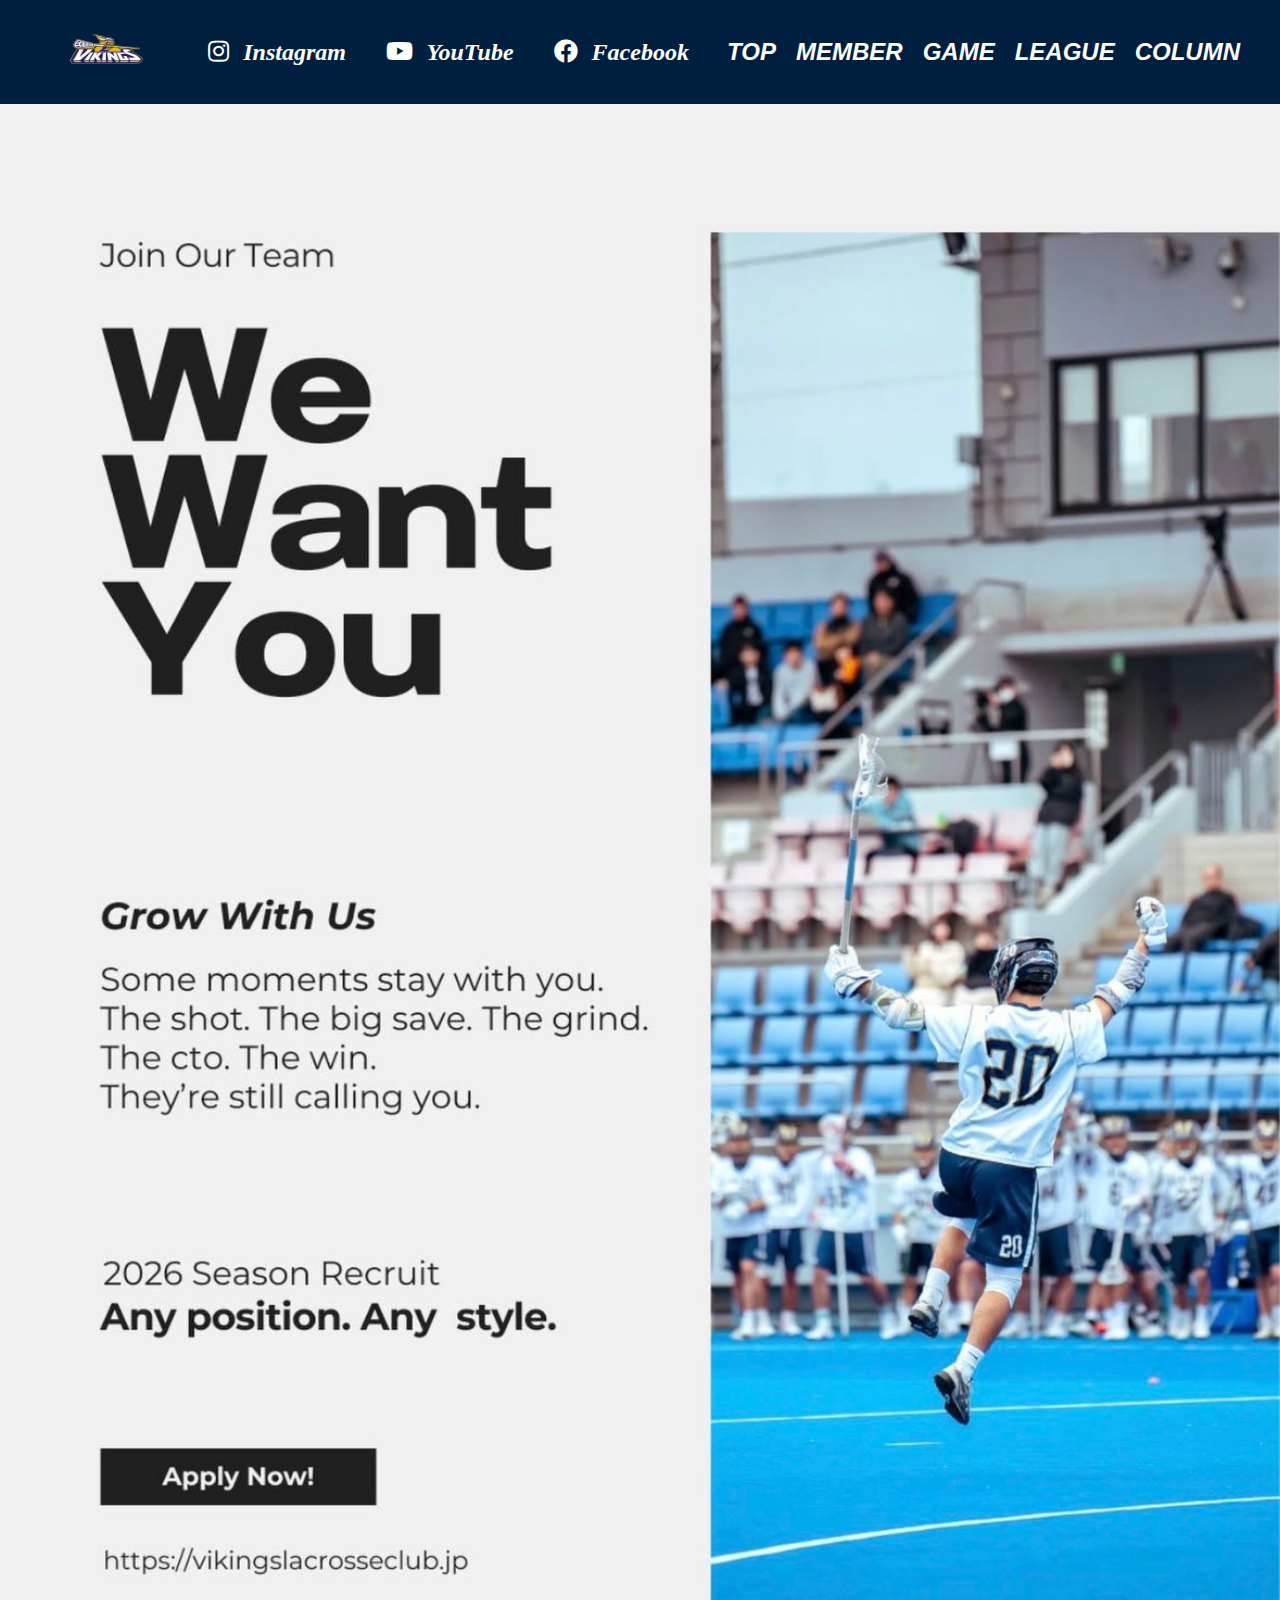
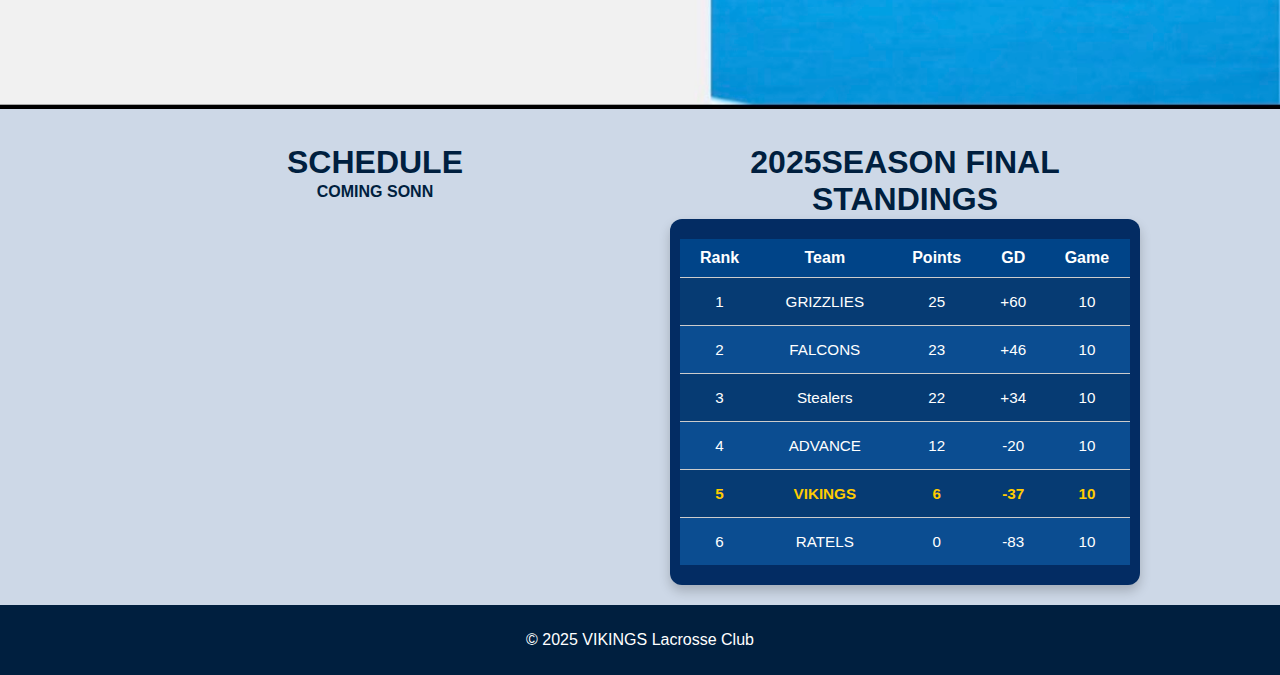
<file: index.html>
<!DOCTYPE html>
<html lang="ja">

<head>
  <meta charset="UTF-8">
  <meta name="viewport" content="width=device-width, initial-scale=1.0">
  <meta name="description" content="VIKINGS Lacrosse Club バイキングスラクロスクラブ公式ホームページにようこそ">
  <meta name="keywords" content="バイキングス,ラクロス,vikings,VIKINGS,クラブ,社会人,Lacrosse, LACROSSE,バイキングス">
  <meta name="author" content="VIKINGS Lacrosse Club">
  <meta property="og:title" content="VIKINGS Lacrosse Club/バイキングスラクロスクラブ">
  <meta property="og:description" content="VIKINGS Lacrosse Clubの公式ホームページ">
  <meta property="og:image" content="images/vikings_logo_black.PNG">
  <meta property="og:url" content="https://vikings-homepage-1.onrender.com/">
  <link rel="stylesheet" href="https://use.fontawesome.com/releases/v5.15.4/css/all.css">


  <link rel="icon" href="images/vikings_logo_black.PNG" type="image/png">
  <title>バイキングスラクロスクラブ VIKINGS Lacrosse Club </title>
  <link rel="stylesheet" href="common.css">
  <link rel="stylesheet" href="index.css">
</head>

<body>
  <!-- ヘッダー -->
  <header>

    <div class="logo">
      <img src="images/vikings_logo_black.PNG" alt="VKINGS Lacrosse Club">
    </div>



    <button class="menu-toggle" onclick="toggleMenu()">☰</button>

    <div class="sns-links">
      <ul>
        <li><a href="https://www.instagram.com/vikings_lacrosse" target="_blank"><i class="fab fa-instagram"></i>
            Instagram</a></li>
        <li><a href="https://www.youtube.com/@VIKINGSLacrosseClub" target="_blank"><i class="fab fa-youtube"></i>
            YouTube</a></li>
        <li><a href="https://www.facebook.com/vikingslax" target="_blank"><i class="fab fa-facebook"></i> Facebook</a>
        </li>
      </ul>
    </div>

    <nav id="main-nav">
      <ul>
        <li><a href="index.html">TOP</a></li>
        <li><a href="member.html">MEMBER</a></li>
        <li><a href="game.html">GAME</a></li>
        <li><a href="league.html">LEAGUE</a></li>
        <li><a href="column.html">COLUMN</a></li>
      </ul>
    </nav>
  </header>

  <!-- メインビジュアル -->
  <section class="main-visual">
    <img src="images/index.jpg" alt="Lacrosse Team">
  </section>

  <!-- メインコンテンツ -->
  <main>
    <div class="info-grid">

      <div class="left-column">
        <center>
          <h1>SCHEDULE</h1>
          <h4>COMING SONN </h4>
        </center>



        <!-- <div class="schedule-card">
          <div class="schedule-date">
            <span class="day">11.23</span>
            <span class="week">SUN</span>
            <span class="time">15:30</span>
          </div>
          <div class="schedule-info">
            <h3>PLAY OFF</h3>
            <p class="place"><i class="fas fa-map-marker-alt"></i>Oi Hockey Field Sub</p>
            
          </div>
        </div> -->


      </div>
      <!-- 右カラム -->
      <div class="right-column">
        <center>
          <h1>2025SEASON FINAL STANDINGS</h1>
          <div class="standings-box">
            <table class="standings-table">
              <thead>
                <tr>
                  <th>Rank</th>
                  <th>Team</th>
                  <th>Points</th>
                  <th>GD</th>
                  <th>Game</th>
                </tr>
              </thead>
              <tbody>

                <tr>
                  <td>1</td>
                  <td>GRIZZLIES</td>
                  <td>25</td>
                  <td>+60</td>
                  <td>10</td>
                </tr>


                <tr>
                  <td>2</td>
                  <td>FALCONS</td>
                  <td>23</td>
                  <td>+46</td>
                  <td>10</td>
                </tr>
                <tr>
                  <td>3</td>
                  <td>Stealers</td>
                  <td>22</td>
                  <td>+34</td>
                  <td>10</td>
                </tr>

                <tr>
                  <td>4</td>
                  <td>ADVANCE</td>
                  <td>12</td>
                  <td>-20</td>
                  <td>10</td>
                </tr>
                <tr class="highlight">
                  <td>5</td>
                  <td>VIKINGS</td>
                  <td>6</td>
                  <td>-37</td>
                  <td>10</td>
                </tr>
                <tr>
                  <td>6</td>
                  <td>RATELS</td>
                  <td>0</td>
                  <td>-83</td>
                  <td>10</td>
                </tr>


              </tbody>
            </table>
          </div>
      </div>
  </main>

  <!-- フッター -->
  <footer>
    <p>&copy; 2025 VIKINGS Lacrosse Club</p>
  </footer>


  <script>
    function toggleMenu() {
      const nav = document.getElementById('main-nav');
      nav.classList.toggle('active');
    }
  </script>



</body>

</html>
</file>
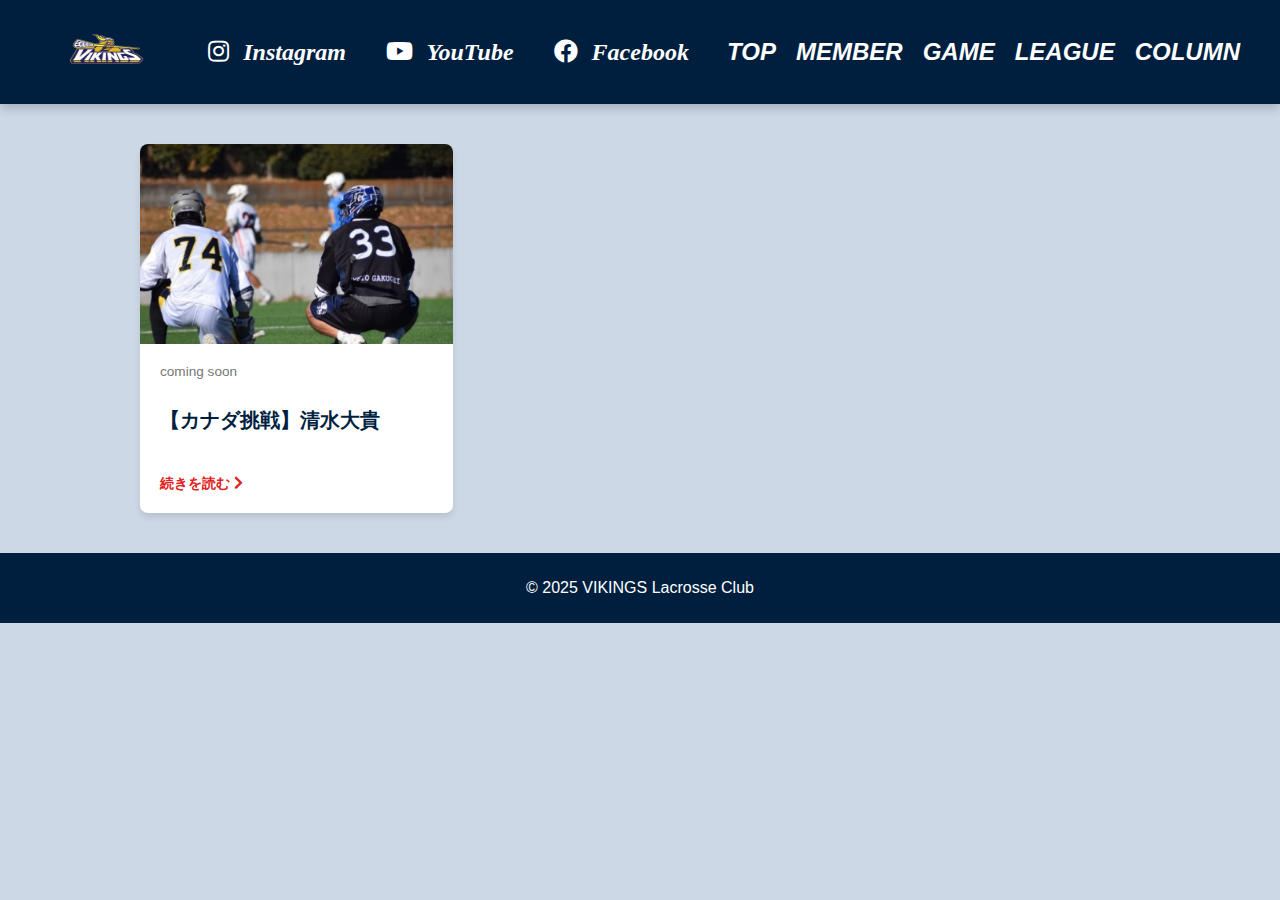
<file: column.html>
<!DOCTYPE html>
<html lang="ja">

<head>
  <meta charset="UTF-8">
  <meta name="viewport" content="width=device-width, initial-scale=1.0">
  <meta name="description" content="VIKINGS Lacrosse Club バイキングスラクロスクラブ公式ホームページ コラム">
  <meta name="keywords" content="バイキングス,ラクロス,vikings,VIKINGS,クラブ,社会人,Lacrosse, LACROSSE,コラム,記事">
  <meta name="author" content="VIKINGS Lacrosse Club">
  <title>COLUMN | バイキングスラクロスクラブ VIKINGS Lacrosse Club</title>
  <link rel="icon" href="images/vikings_logo_black.PNG" type="image/png">
  <link rel="stylesheet" href="https://use.fontawesome.com/releases/v5.15.4/css/all.css">
  <link rel="stylesheet" href="common.css">
  <link rel="stylesheet" href="column.css">
</head>

<body>
  <!-- ヘッダー -->
  <header>
    <div class="logo">
      <img src="images/vikings_logo_black.PNG" alt="VKINGS Lacrosse Club">
    </div>
    <button class="menu-toggle" onclick="toggleMenu()">☰</button>
    <div class="sns-links">
      <ul>
        <li><a href="https://www.instagram.com/vikings_lacrosse" target="_blank"><i class="fab fa-instagram"></i>
            Instagram</a></li>
        <li><a href="https://www.youtube.com/@VIKINGSLacrosseClub" target="_blank"><i class="fab fa-youtube"></i>
            YouTube</a></li>
        <li><a href="https://www.facebook.com/vikingslax" target="_blank"><i class="fab fa-facebook"></i> Facebook</a>
        </li>
      </ul>
    </div>
    <nav id="main-nav">
      <ul>
        <li><a href="index.html">TOP</a></li>
        <li><a href="member.html">MEMBER</a></li>
        <li><a href="game.html">GAME</a></li>
        <li><a href="league.html">LEAGUE</a></li>
        <li><a href="column.html">COLUMN</a></li>
      </ul>
    </nav>
  </header>



  <!-- メインコンテンツ -->
  <main class="column-container">
    <div class="column-grid">
      <!-- 記事カードのプレースホルダー -->
      <article class="column-card">
        <a href=""
          style="text-decoration: none; display: flex; flex-direction: column; height: 100%;">
          <div class="column-img">
            <!-- サムネイル -->
            <img src="images/column_shimizu/IMG_1416.JPG" alt="清水選手">
          </div>
          <div class="column-content">
            <span class="column-date">coming soon</span>
            <h2 class="column-title">【カナダ挑戦】清水大貴 </h2>
            <p class="column-excerpt">
              </p>
            <span class="read-more" style="margin-top:auto;">続きを読む <i class="fas fa-chevron-right"></i></span>
          </div>
        </a>
      </article>
      <!-- 今後ここに追加していく -->
    </div>
  </main>

  <!-- フッター -->
  <footer>
    <p>&copy; 2025 VIKINGS Lacrosse Club</p>
  </footer>

  <script>
    function toggleMenu() {
      const nav = document.getElementById('main-nav');
      nav.classList.toggle('active');
    }
  </script>
</body>

</html>
</file>
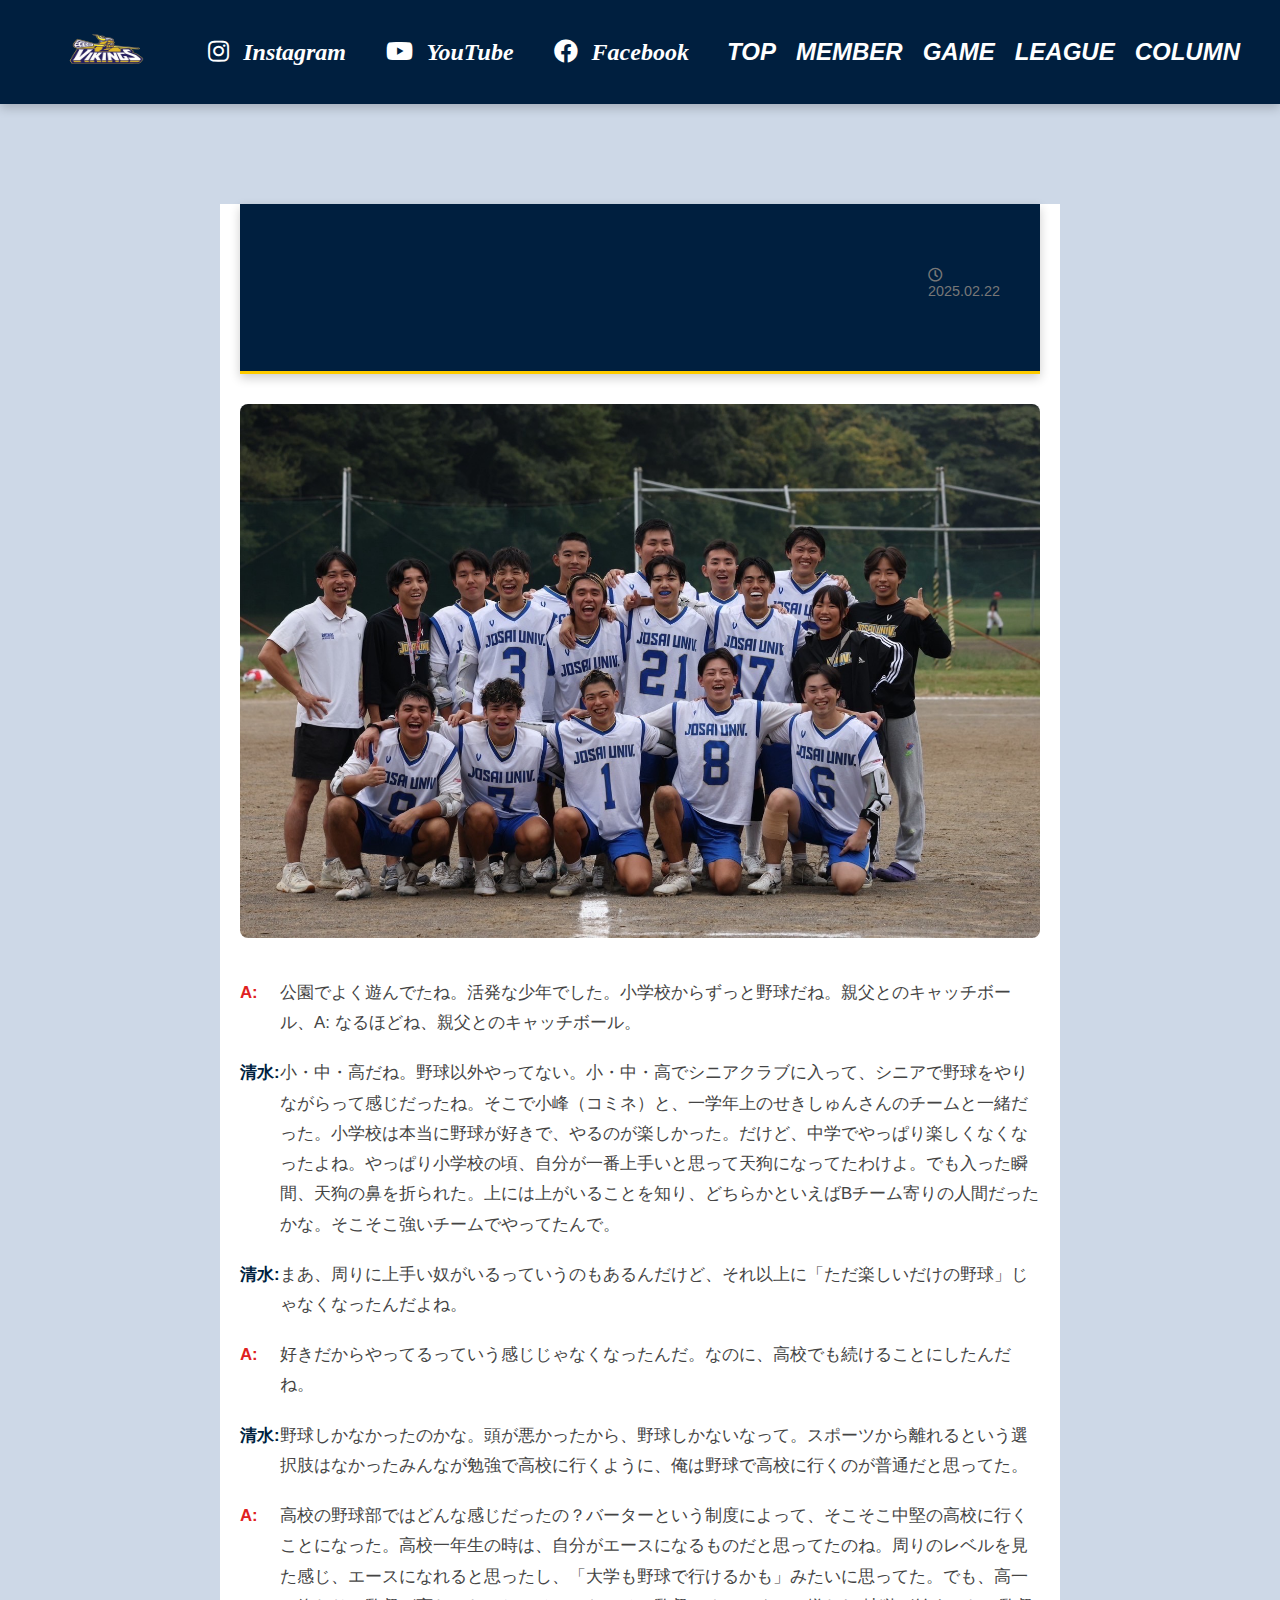
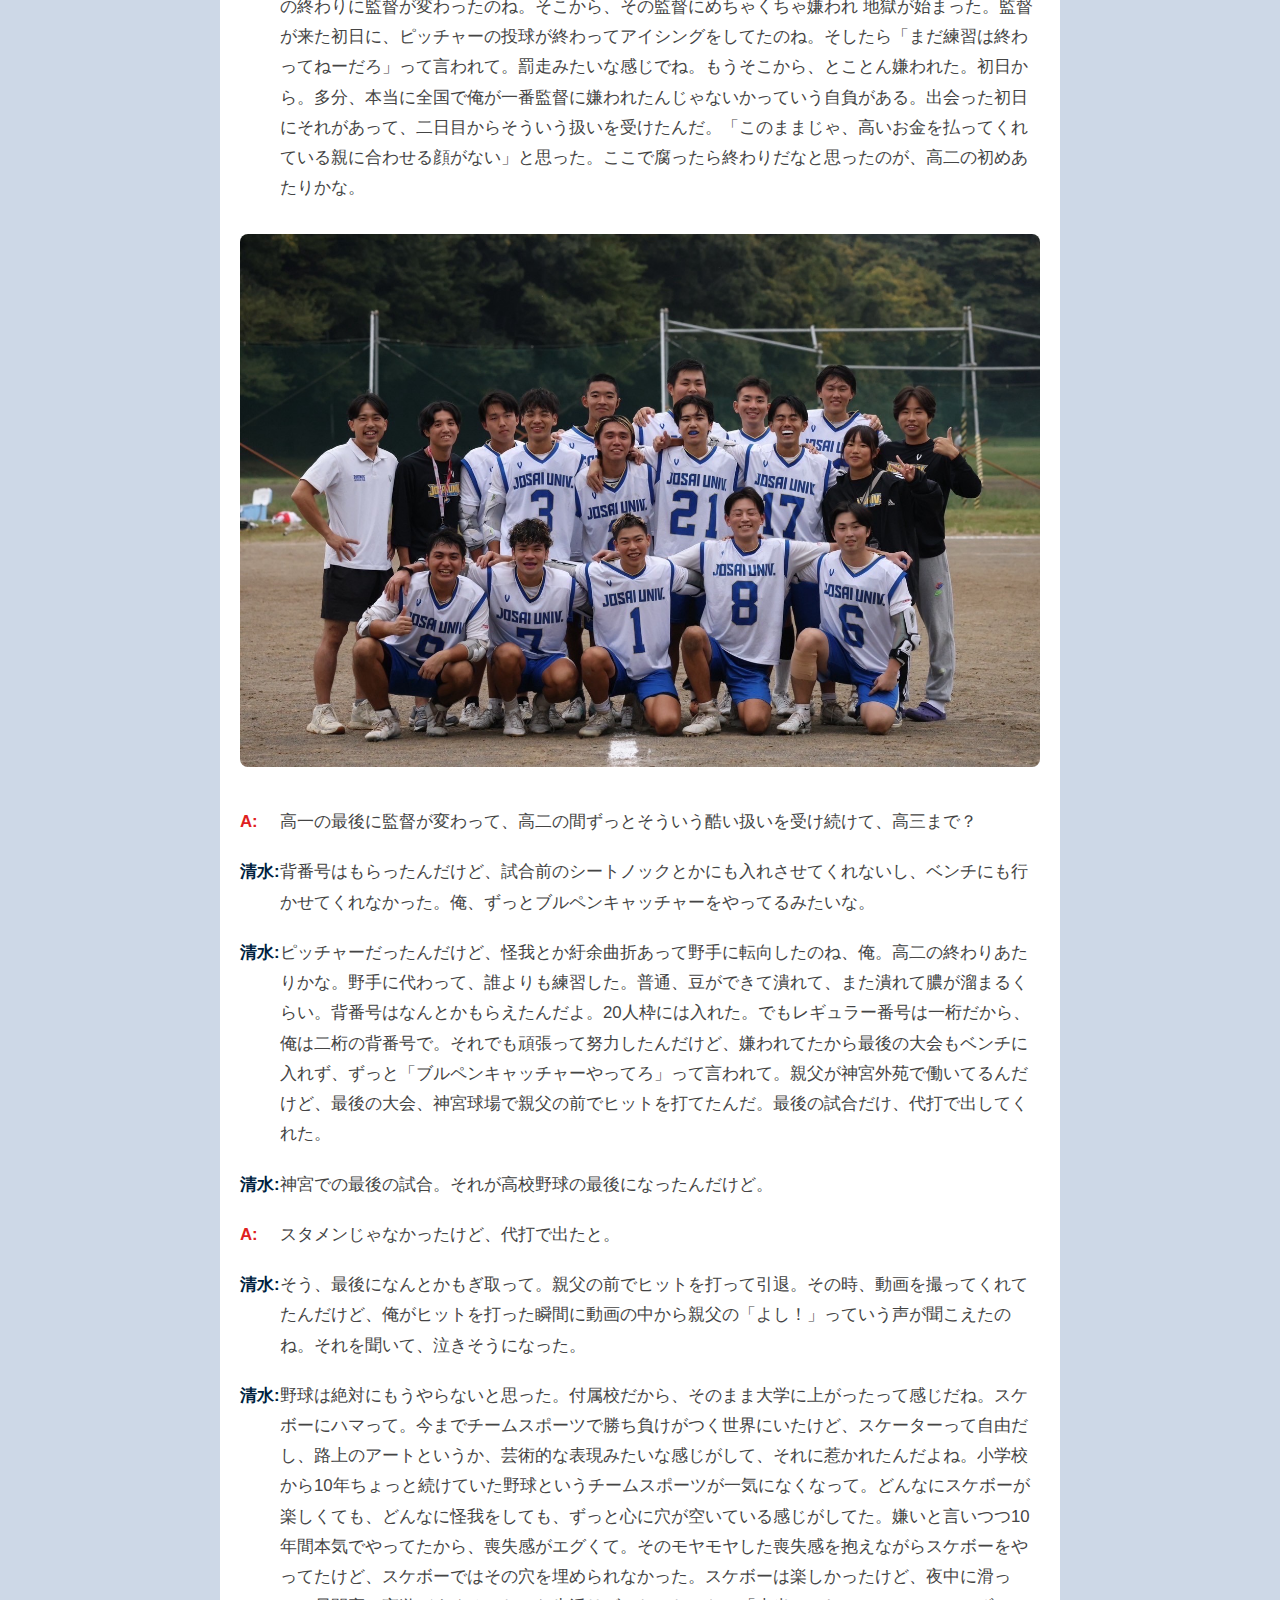
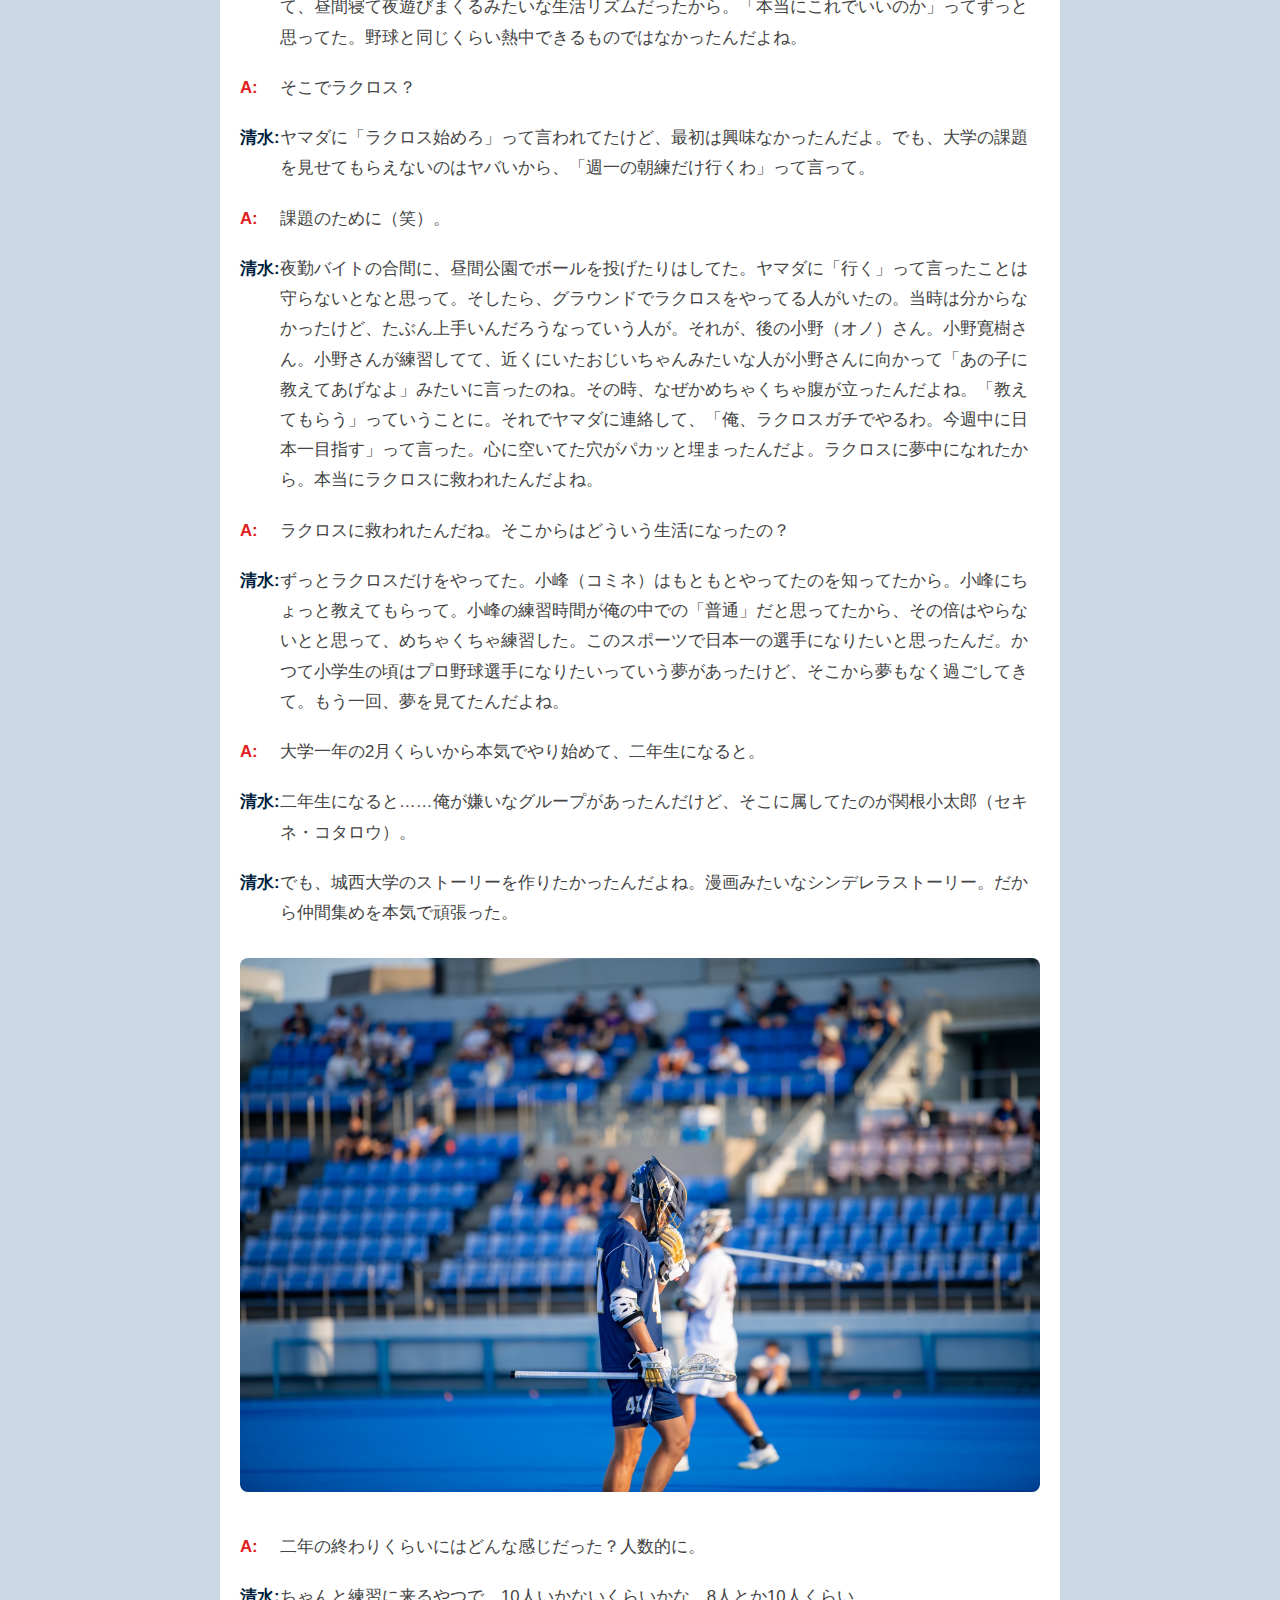
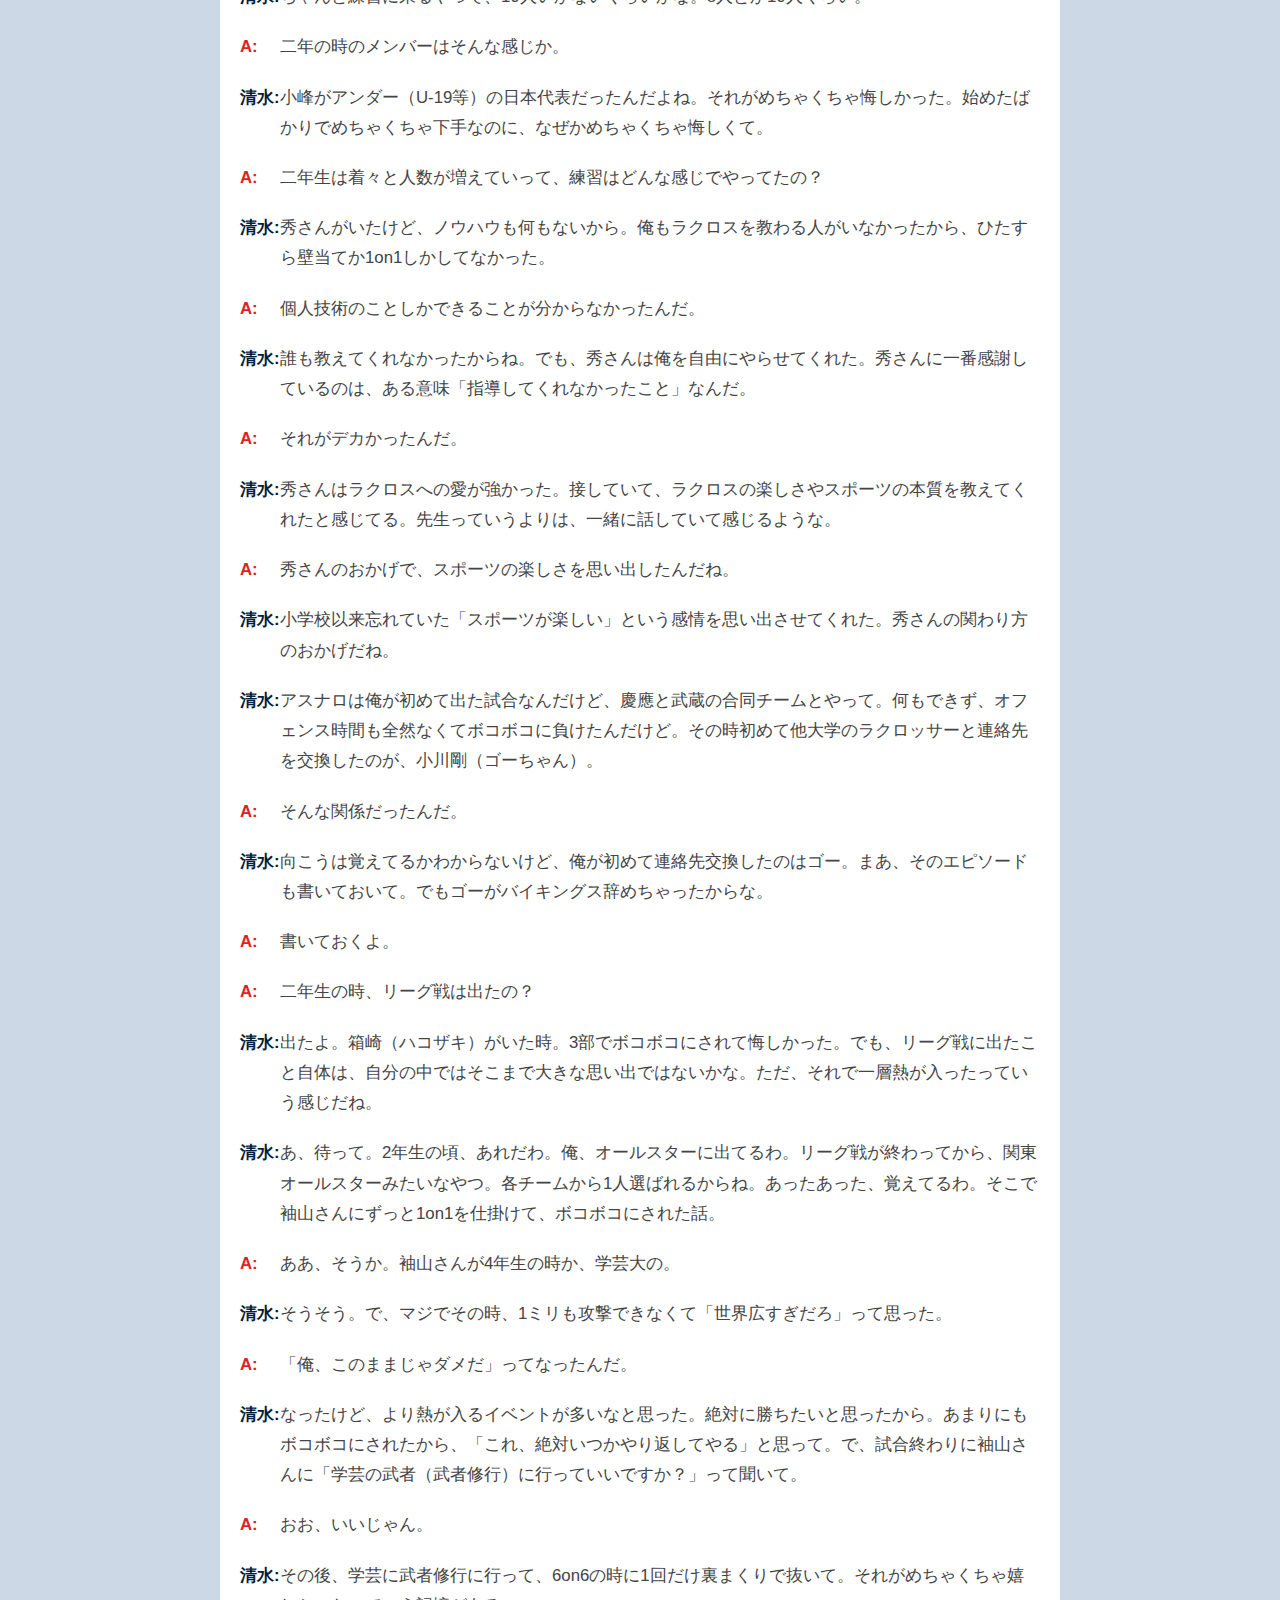
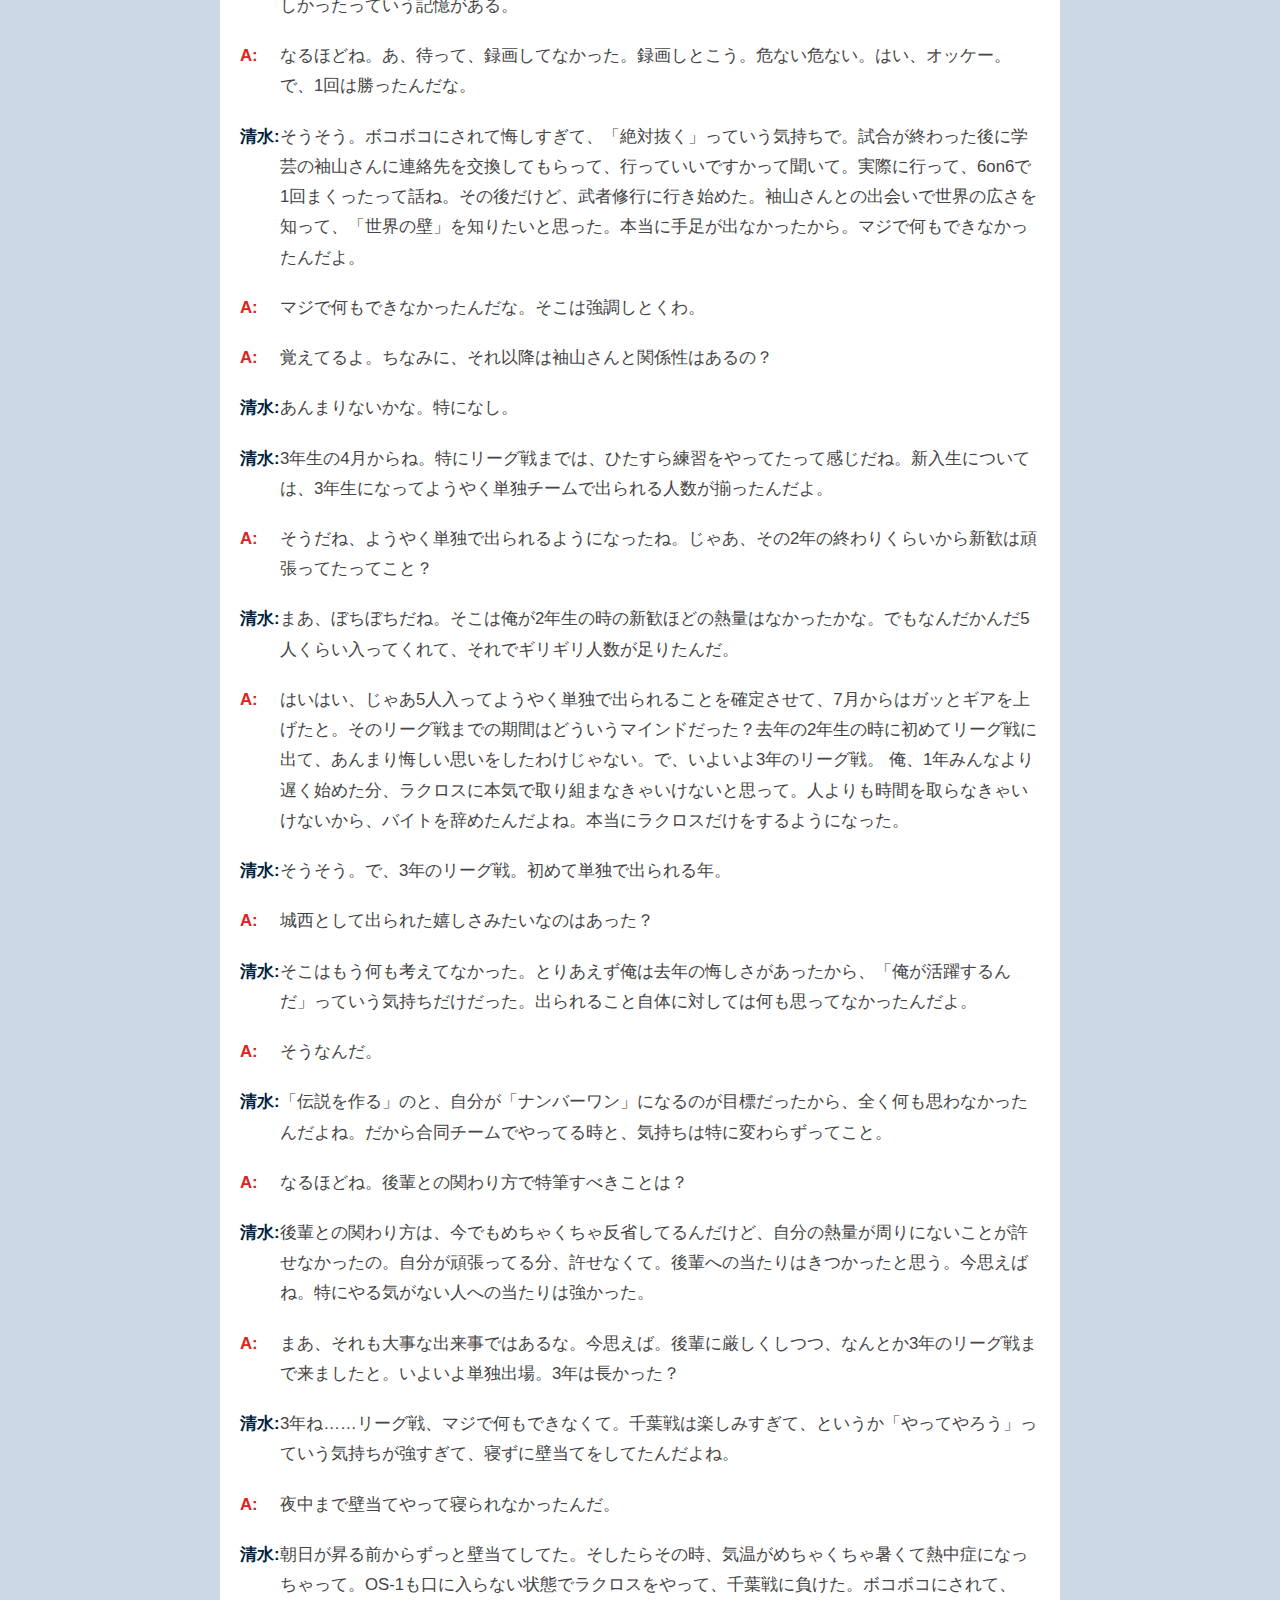
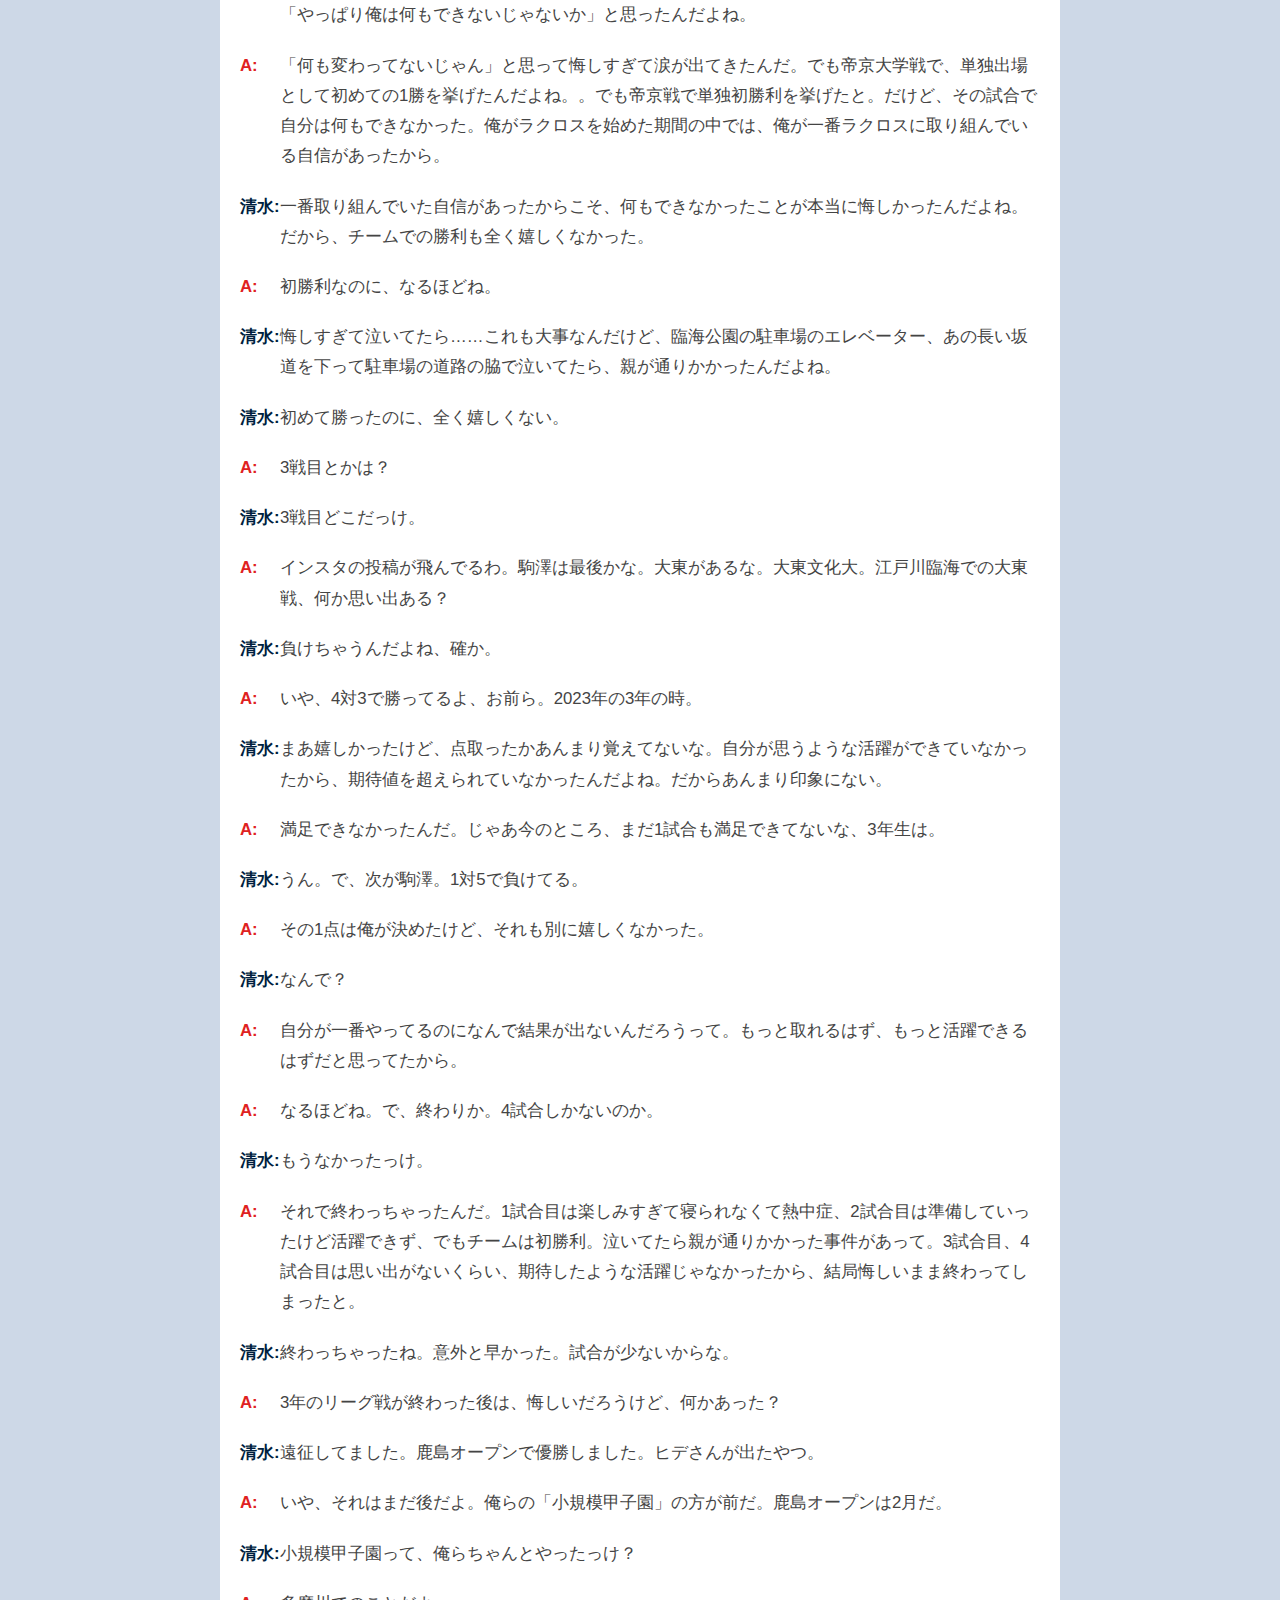
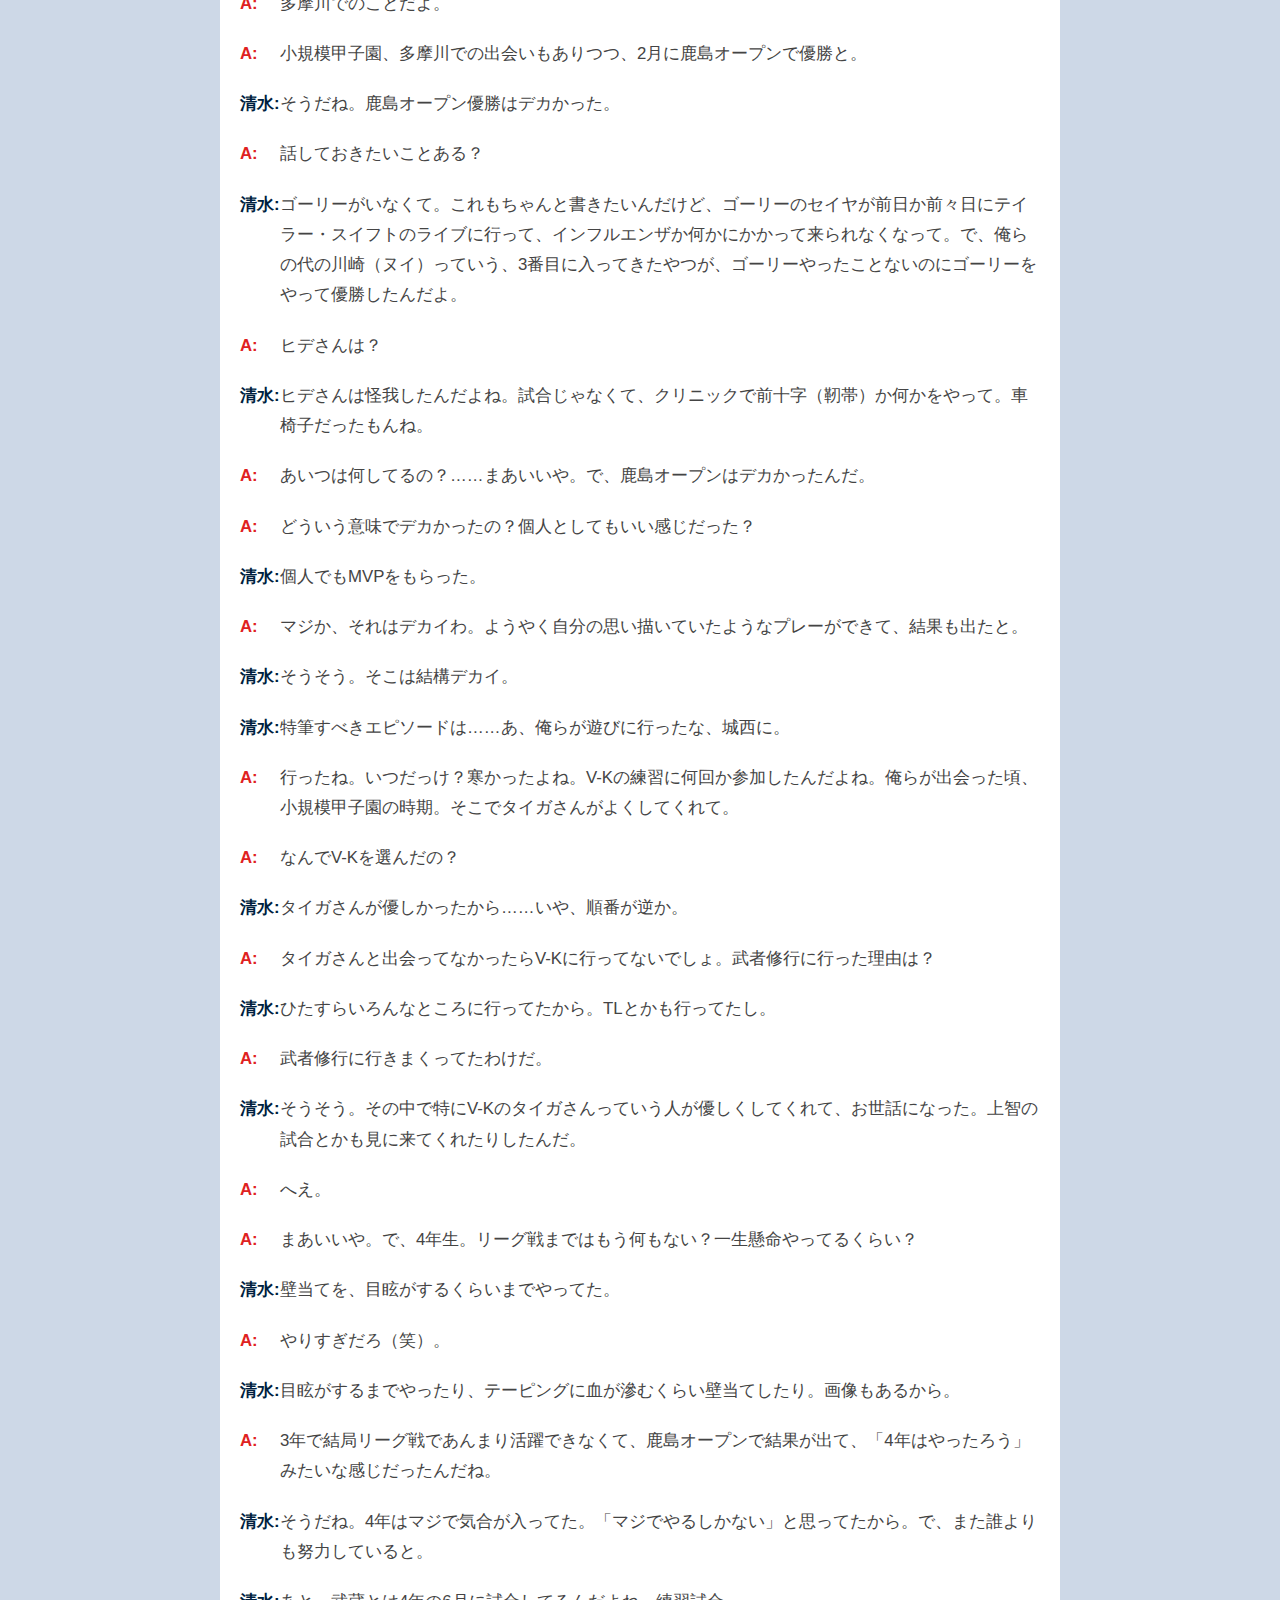
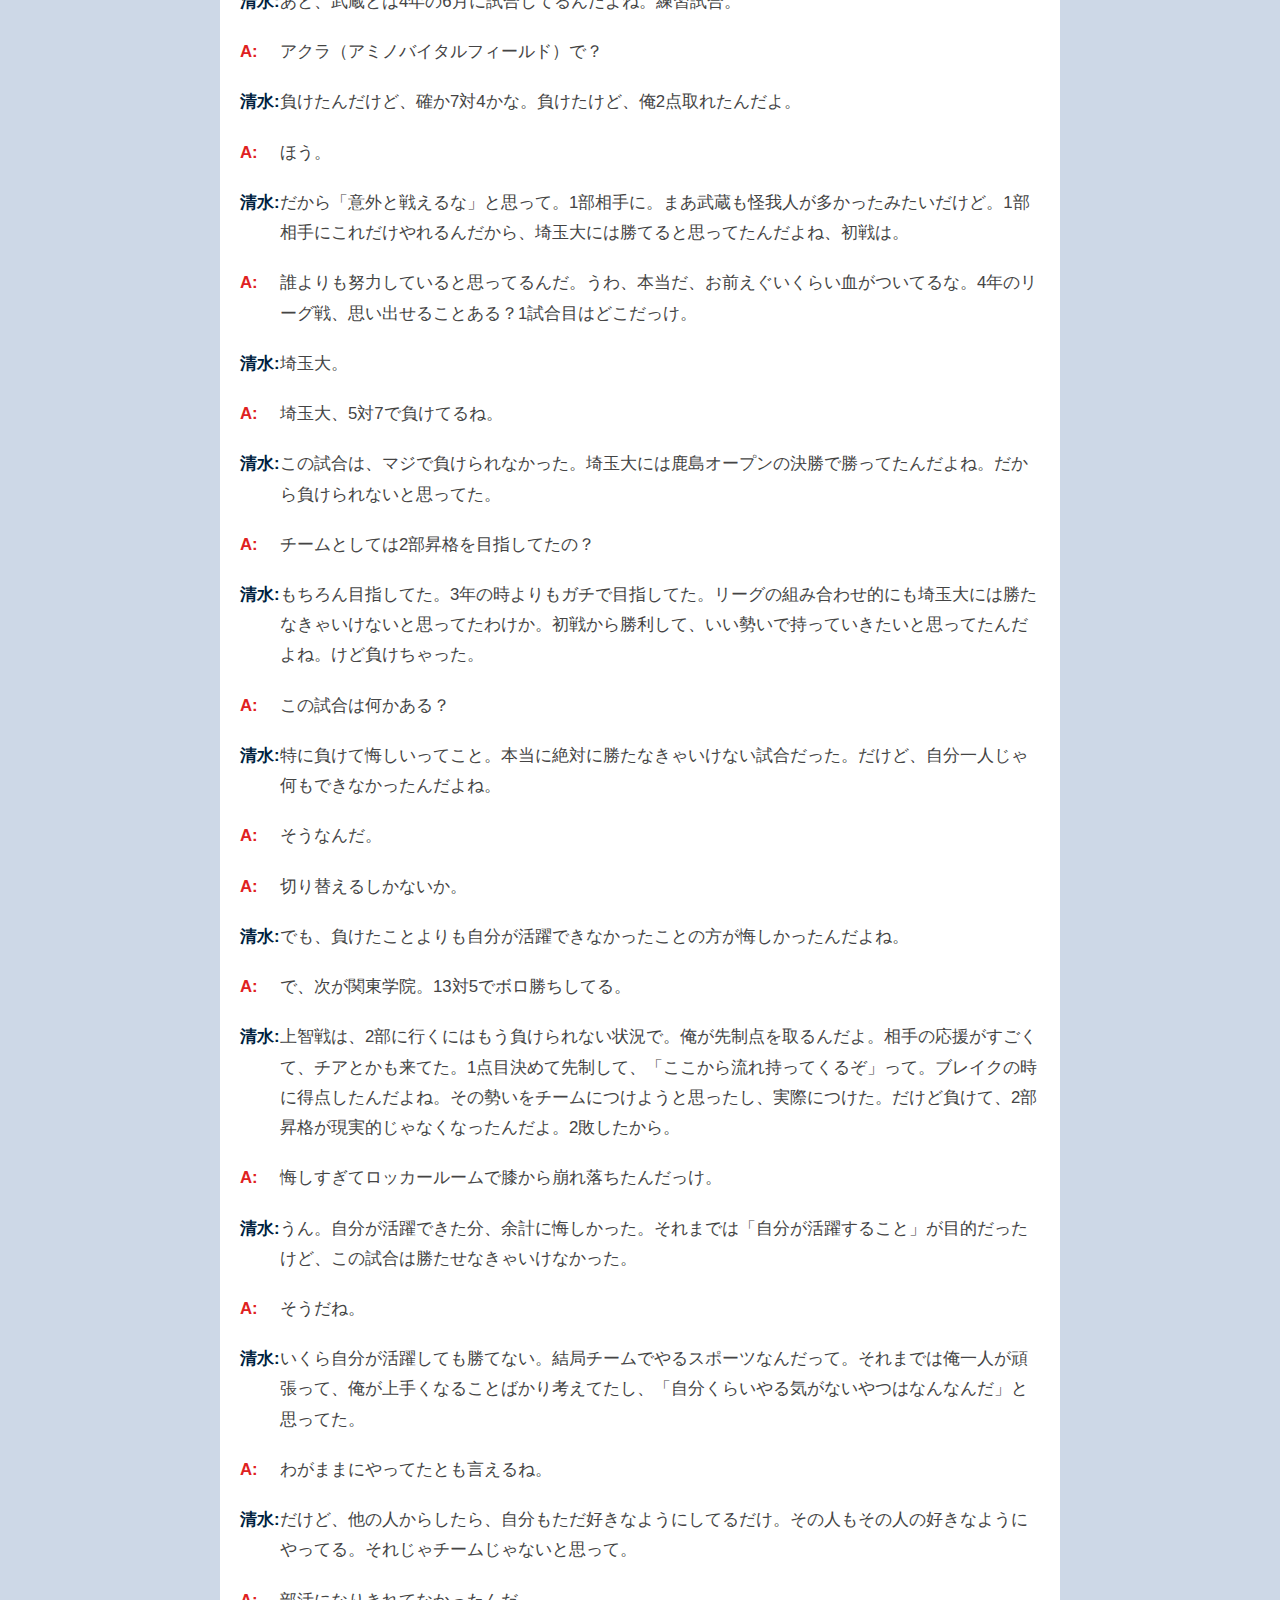
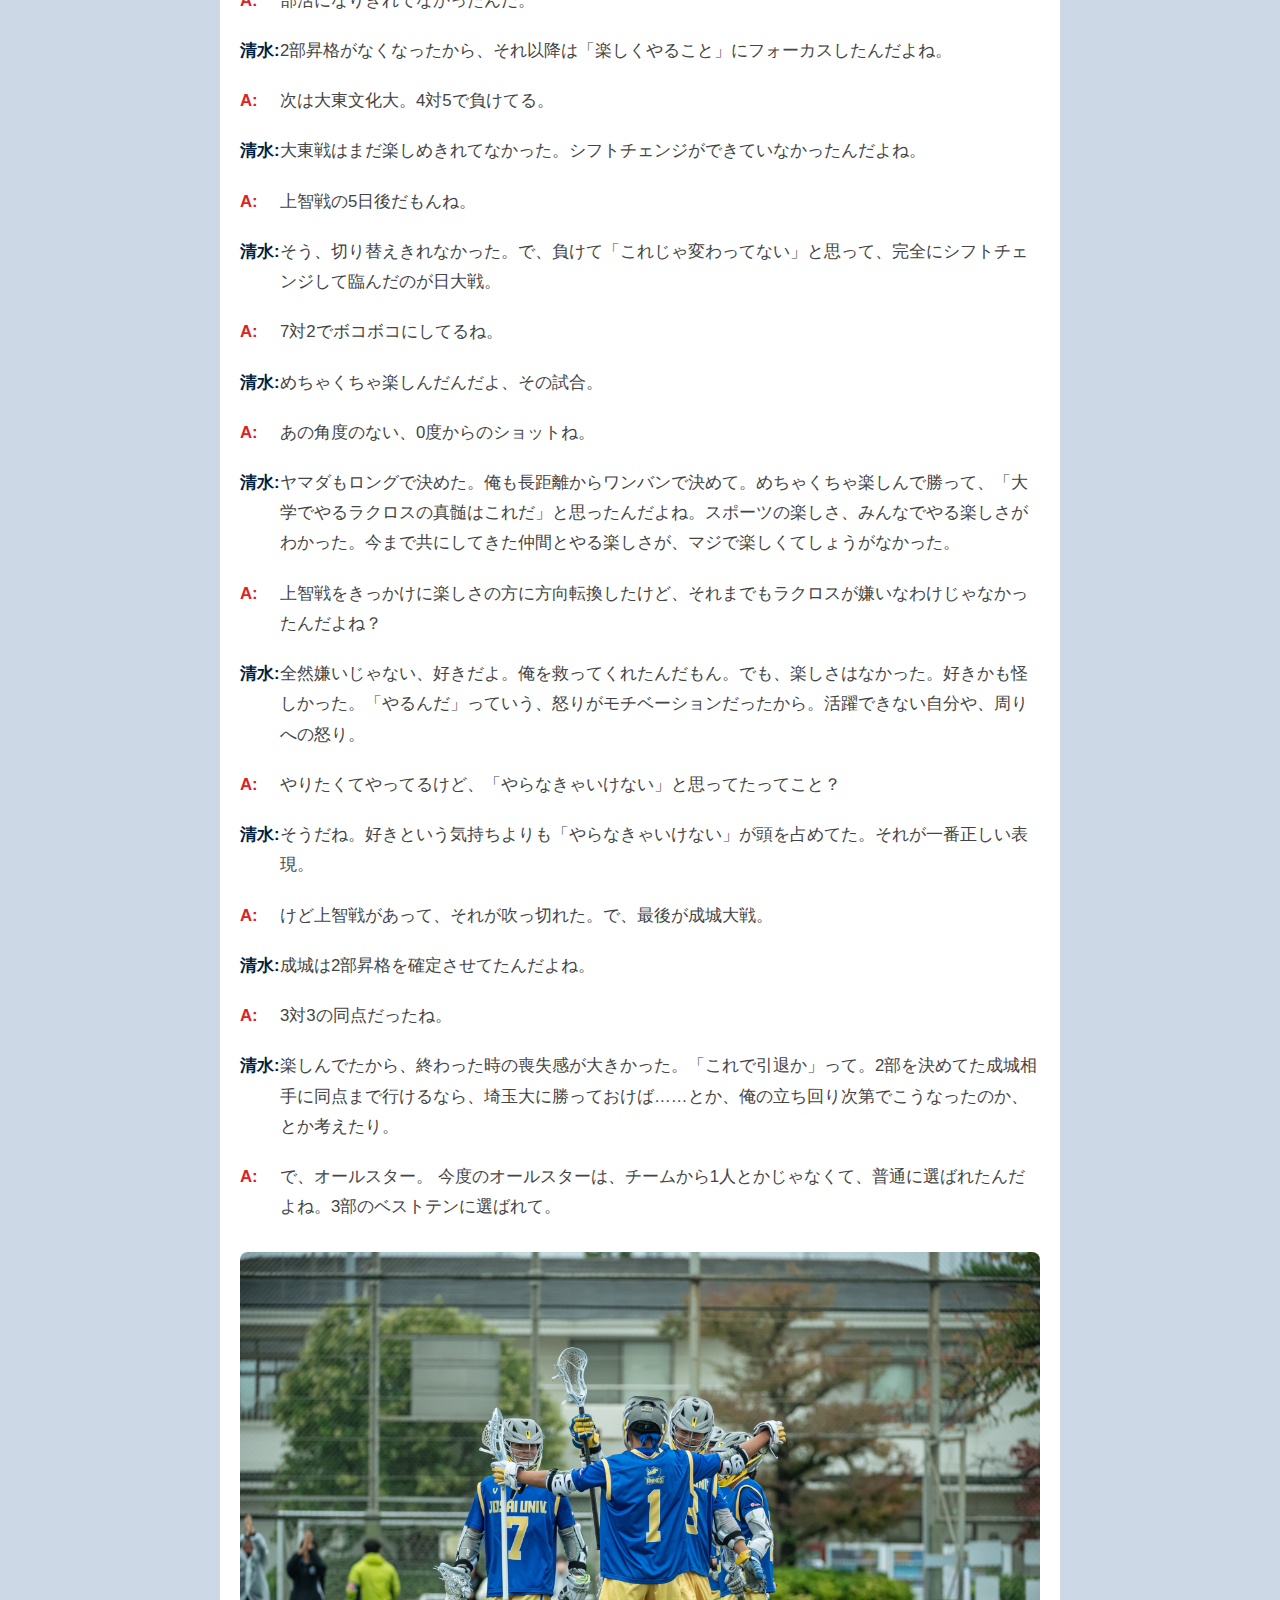
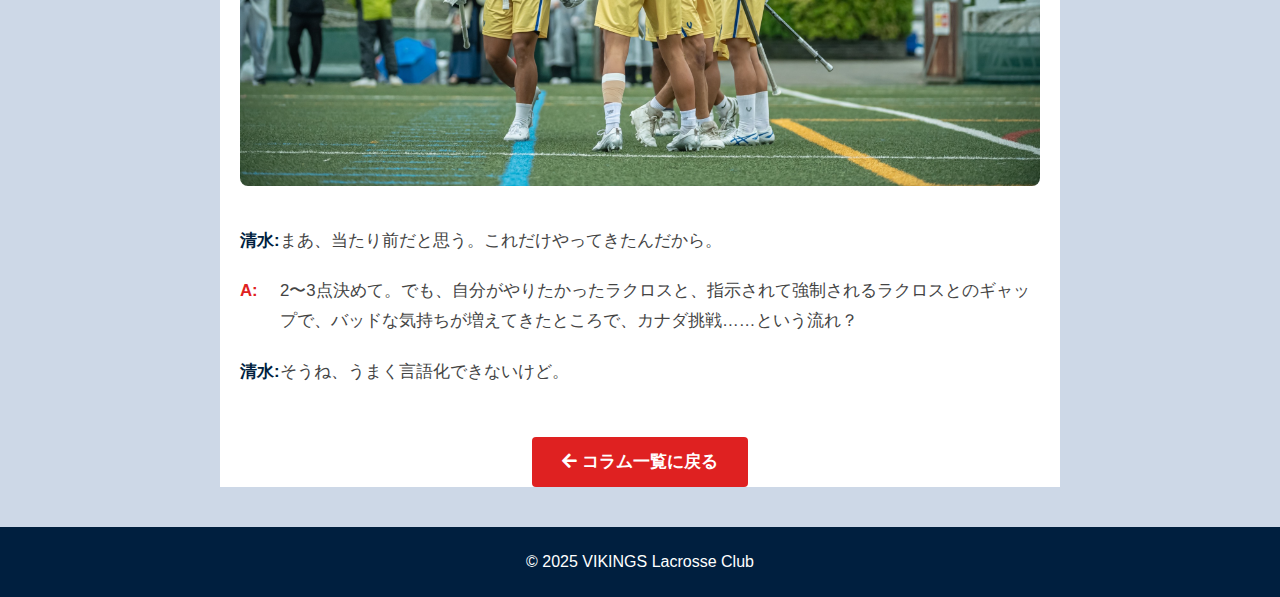
<file: column_shimizu.html>
<!DOCTYPE html>
<html lang="ja">

<head>
    <meta charset="UTF-8">
    <meta name="viewport" content="width=device-width, initial-scale=1.0">
    <meta name="description" content="VIKINGS Lacrosse Club コラム記事：清水選手インタビュー">
    <meta name="author" content="VIKINGS Lacrosse Club">
    <title>【インタビュー】清水 - VIKINGS Lacrosse Club</title>
    <link rel="icon" href="images/vikings_logo_black.PNG" type="image/png">
    <link rel="stylesheet" href="https://use.fontawesome.com/releases/v5.15.4/css/all.css">
    <link rel="stylesheet" href="common.css">
    <link rel="stylesheet" href="column.css">
    <!-- 個別記事用のスタイル -->
    <style>
        .article-container {
            max-width: 800px;
            margin: 40px auto;
            padding: 0 20px;
            background: #fff;
        }

        .article-header {
            margin-bottom: 30px;
            border-bottom: 3px solid #ffcc00;
            /* VIKINGS Yellow */
            padding-bottom: 20px;
        }

        .article-title {
            font-size: 2.2rem;
            margin-bottom: 15px;
            color: #001f3f;
            /* VIKINGS Navy */
            line-height: 1.4;
            font-weight: bold;
        }

        .article-meta {
            color: #777;
            font-size: 0.9rem;
        }

        .article-content {
            font-size: 1.05rem;
            line-height: 1.8;
            color: #444;
        }

        .dialogue {
            margin-bottom: 20px;
            display: flex;
        }

        .dialogue-speaker {
            font-weight: bold;
            width: 40px;
            flex-shrink: 0;
        }

        .speaker-a {
            color: #df2121;
            /* VIKINGS Red */
        }

        /* インタビュアー等 */
        .speaker-b {
            color: #001f3f;
            /* VIKINGS Navy */
        }

        /* 清水選手 */
        .dialogue-text {
            flex-grow: 1;
        }

        .article-image {
            margin: 30px 0;
            text-align: center;
        }

        .article-image img {
            max-width: 100%;
            border-radius: 8px;
        }

        .img-placeholder-article {
            width: 100%;
            height: 300px;
            background-color: #f5f5f5;
            color: #aaa;
            display: flex;
            align-items: center;
            justify-content: center;
            border-radius: 8px;
            border: 1px dashed #ccc;
            margin: 30px 0;
        }

        .back-btn-container {
            margin-top: 50px;
            text-align: center;
        }

        .back-btn {
            display: inline-block;
            padding: 10px 30px;
            background-color: #df2121;
            color: #fff;
            text-decoration: none;
            border-radius: 4px;
            font-weight: bold;
            transition: background-color 0.3s;
        }

        .back-btn:hover {
            background-color: #b81b1b;
        }

        /* レスポンシブ対応 - スマートフォン用 */
        @media (max-width: 768px) {
            .article-container {
                margin: 20px auto;
                padding: 0 15px;
            }

            .article-title {
                font-size: 1.5rem;
            }

            .article-content {
                font-size: 0.95rem;
            }

            .dialogue {
                flex-direction: column;
                margin-bottom: 25px;
            }

            .dialogue-speaker {
                width: auto;
                margin-bottom: 5px;
                border-bottom: 1px dashed #ccc;
                display: inline-block;
                padding-bottom: 2px;
            }

            .article-image {
                margin: 20px 0;
            }

            .back-btn-container {
                margin-top: 30px;
                margin-bottom: 30px;
            }
        }
    </style>
</head>

<body>
    <!-- ヘッダー -->
    <header>
        <div class="logo">
            <img src="images/vikings_logo_black.PNG" alt="VKINGS Lacrosse Club">
        </div>
        <button class="menu-toggle" onclick="toggleMenu()">☰</button>
        <div class="sns-links">
            <ul>
                <li><a href="https://www.instagram.com/vikings_lacrosse" target="_blank"><i
                            class="fab fa-instagram"></i> Instagram</a></li>
                <li><a href="https://www.youtube.com/@VIKINGSLacrosseClub" target="_blank"><i
                            class="fab fa-youtube"></i> YouTube</a></li>
                <li><a href="https://www.facebook.com/vikingslax" target="_blank"><i class="fab fa-facebook"></i>
                        Facebook</a></li>
            </ul>
        </div>
        <nav id="main-nav">
            <ul>
                <li><a href="index.html">TOP</a></li>
                <li><a href="member.html">MEMBER</a></li>
                <li><a href="game.html">GAME</a></li>
                <li><a href="league.html">LEAGUE</a></li>
                <li><a href="column.html">COLUMN</a></li>
            </ul>
        </nav>
    </header>

    <!-- 記事部分 -->
    <main class="article-container" style="margin-top: 100px;">
        <article>
            <header class="article-header">
                <h1 class="article-title">【インタビュー】清水 - 野球からラクロスへの転向、そして挑戦の軌跡</h1>
                <div class="article-meta">
                    <span class="date"><i class="far fa-clock"></i> 2025.02.22</span>
                </div>
            </header>

            <div class="article-content">
                <!-- 導入画像 -->
                <div class="article-image">
                    <img src="images/column_shimizu/IMG_1409.JPG" alt="試合前の清水選手">
                </div>
                <div class="dialogue">
                    <span class="dialogue-speaker speaker-a">A:</span>
                    <span class="dialogue-text">公園でよく遊んでたね。活発な少年でした。小学校からずっと野球だね。親父とのキャッチボール、A:
                        なるほどね、親父とのキャッチボール。</span>
                </div>
                <div class="dialogue">
                    <span class="dialogue-speaker speaker-b">清水:</span>
                    <span
                        class="dialogue-text">小・中・高だね。野球以外やってない。小・中・高でシニアクラブに入って、シニアで野球をやりながらって感じだったね。そこで小峰（コミネ）と、一学年上のせきしゅんさんのチームと一緒だった。小学校は本当に野球が好きで、やるのが楽しかった。だけど、中学でやっぱり楽しくなくなったよね。やっぱり小学校の頃、自分が一番上手いと思って天狗になってたわけよ。でも入った瞬間、天狗の鼻を折られた。上には上がいることを知り、どちらかといえばBチーム寄りの人間だったかな。そこそこ強いチームでやってたんで。</span>
                </div>
                <div class="dialogue">
                    <span class="dialogue-speaker speaker-b">清水:</span>
                    <span class="dialogue-text">まあ、周りに上手い奴がいるっていうのもあるんだけど、それ以上に「ただ楽しいだけの野球」じゃなくなったんだよね。</span>
                </div>
                <div class="dialogue">
                    <span class="dialogue-speaker speaker-a">A:</span>
                    <span class="dialogue-text">好きだからやってるっていう感じじゃなくなったんだ。なのに、高校でも続けることにしたんだね。</span>
                </div>
                <div class="dialogue">
                    <span class="dialogue-speaker speaker-b">清水:</span>
                    <span
                        class="dialogue-text">野球しかなかったのかな。頭が悪かったから、野球しかないなって。スポーツから離れるという選択肢はなかったみんなが勉強で高校に行くように、俺は野球で高校に行くのが普通だと思ってた。</span>
                </div>
                <div class="dialogue">
                    <span class="dialogue-speaker speaker-a">A:</span>
                    <span
                        class="dialogue-text">高校の野球部ではどんな感じだったの？バーターという制度によって、そこそこ中堅の高校に行くことになった。高校一年生の時は、自分がエースになるものだと思ってたのね。周りのレベルを見た感じ、エースになれると思ったし、「大学も野球で行けるかも」みたいに思ってた。でも、高一の終わりに監督が変わったのね。そこから、その監督にめちゃくちゃ嫌われ
                        地獄が始まった。監督が来た初日に、ピッチャーの投球が終わってアイシングをしてたのね。そしたら「まだ練習は終わってねーだろ」って言われて。罰走みたいな感じでね。もうそこから、とことん嫌われた。初日から。多分、本当に全国で俺が一番監督に嫌われたんじゃないかっていう自負がある。出会った初日にそれがあって、二日目からそういう扱いを受けたんだ。「このままじゃ、高いお金を払ってくれている親に合わせる顔がない」と思った。ここで腐ったら終わりだなと思ったのが、高二の初めあたりかな。</span>
                </div>
                <!-- 記事中画像1 -->
                <div class="article-image">
                    <img src="images/column_shimizu/IMG_1411.JPG" alt="静かに闘志を燃やす清水選手">
                </div>
                <div class="dialogue">
                    <span class="dialogue-speaker speaker-a">A:</span>
                    <span class="dialogue-text">高一の最後に監督が変わって、高二の間ずっとそういう酷い扱いを受け続けて、高三まで？</span>
                </div>
                <div class="dialogue">
                    <span class="dialogue-speaker speaker-b">清水:</span>
                    <span
                        class="dialogue-text">背番号はもらったんだけど、試合前のシートノックとかにも入れさせてくれないし、ベンチにも行かせてくれなかった。俺、ずっとブルペンキャッチャーをやってるみたいな。</span>
                </div>
                <div class="dialogue">
                    <span class="dialogue-speaker speaker-b">清水:</span>
                    <span
                        class="dialogue-text">ピッチャーだったんだけど、怪我とか紆余曲折あって野手に転向したのね、俺。高二の終わりあたりかな。野手に代わって、誰よりも練習した。普通、豆ができて潰れて、また潰れて膿が溜まるくらい。背番号はなんとかもらえたんだよ。20人枠には入れた。でもレギュラー番号は一桁だから、俺は二桁の背番号で。それでも頑張って努力したんだけど、嫌われてたから最後の大会もベンチに入れず、ずっと「ブルペンキャッチャーやってろ」って言われて。親父が神宮外苑で働いてるんだけど、最後の大会、神宮球場で親父の前でヒットを打てたんだ。最後の試合だけ、代打で出してくれた。</span>
                </div>
                <div class="dialogue">
                    <span class="dialogue-speaker speaker-b">清水:</span>
                    <span class="dialogue-text">神宮での最後の試合。それが高校野球の最後になったんだけど。</span>
                </div>
                <div class="dialogue">
                    <span class="dialogue-speaker speaker-a">A:</span>
                    <span class="dialogue-text">スタメンじゃなかったけど、代打で出たと。</span>
                </div>
                <div class="dialogue">
                    <span class="dialogue-speaker speaker-b">清水:</span>
                    <span
                        class="dialogue-text">そう、最後になんとかもぎ取って。親父の前でヒットを打って引退。その時、動画を撮ってくれてたんだけど、俺がヒットを打った瞬間に動画の中から親父の「よし！」っていう声が聞こえたのね。それを聞いて、泣きそうになった。</span>
                </div>
                <div class="dialogue">
                    <span class="dialogue-speaker speaker-b">清水:</span>
                    <span
                        class="dialogue-text">野球は絶対にもうやらないと思った。付属校だから、そのまま大学に上がったって感じだね。スケボーにハマって。今までチームスポーツで勝ち負けがつく世界にいたけど、スケーターって自由だし、路上のアートというか、芸術的な表現みたいな感じがして、それに惹かれたんだよね。小学校から10年ちょっと続けていた野球というチームスポーツが一気になくなって。どんなにスケボーが楽しくても、どんなに怪我をしても、ずっと心に穴が空いている感じがしてた。嫌いと言いつつ10年間本気でやってたから、喪失感がエグくて。そのモヤモヤした喪失感を抱えながらスケボーをやってたけど、スケボーではその穴を埋められなかった。スケボーは楽しかったけど、夜中に滑って、昼間寝て夜遊びまくるみたいな生活リズムだったから。「本当にこれでいいのか」ってずっと思ってた。野球と同じくらい熱中できるものではなかったんだよね。</span>
                </div>
                <div class="dialogue">
                    <span class="dialogue-speaker speaker-a">A:</span>
                    <span class="dialogue-text">そこでラクロス？</span>
                </div>
                <div class="dialogue">
                    <span class="dialogue-speaker speaker-b">清水:</span>
                    <span
                        class="dialogue-text">ヤマダに「ラクロス始めろ」って言われてたけど、最初は興味なかったんだよ。でも、大学の課題を見せてもらえないのはヤバいから、「週一の朝練だけ行くわ」って言って。</span>
                </div>
                <div class="dialogue">
                    <span class="dialogue-speaker speaker-a">A:</span>
                    <span class="dialogue-text">課題のために（笑）。</span>
                </div>
                <div class="dialogue">
                    <span class="dialogue-speaker speaker-b">清水:</span>
                    <span
                        class="dialogue-text">夜勤バイトの合間に、昼間公園でボールを投げたりはしてた。ヤマダに「行く」って言ったことは守らないとなと思って。そしたら、グラウンドでラクロスをやってる人がいたの。当時は分からなかったけど、たぶん上手いんだろうなっていう人が。それが、後の小野（オノ）さん。小野寛樹さん。小野さんが練習してて、近くにいたおじいちゃんみたいな人が小野さんに向かって「あの子に教えてあげなよ」みたいに言ったのね。その時、なぜかめちゃくちゃ腹が立ったんだよね。「教えてもらう」っていうことに。それでヤマダに連絡して、「俺、ラクロスガチでやるわ。今週中に日本一目指す」って言った。心に空いてた穴がパカッと埋まったんだよ。ラクロスに夢中になれたから。本当にラクロスに救われたんだよね。</span>
                </div>
                <div class="dialogue">
                    <span class="dialogue-speaker speaker-a">A:</span>
                    <span class="dialogue-text">ラクロスに救われたんだね。そこからはどういう生活になったの？</span>
                </div>
                <div class="dialogue">
                    <span class="dialogue-speaker speaker-b">清水:</span>
                    <span
                        class="dialogue-text">ずっとラクロスだけをやってた。小峰（コミネ）はもともとやってたのを知ってたから。小峰にちょっと教えてもらって。小峰の練習時間が俺の中での「普通」だと思ってたから、その倍はやらないとと思って、めちゃくちゃ練習した。このスポーツで日本一の選手になりたいと思ったんだ。かつて小学生の頃はプロ野球選手になりたいっていう夢があったけど、そこから夢もなく過ごしてきて。もう一回、夢を見てたんだよね。</span>
                </div>
                <div class="dialogue">
                    <span class="dialogue-speaker speaker-a">A:</span>
                    <span class="dialogue-text">大学一年の2月くらいから本気でやり始めて、二年生になると。</span>
                </div>
                <div class="dialogue">
                    <span class="dialogue-speaker speaker-b">清水:</span>
                    <span class="dialogue-text">二年生になると……俺が嫌いなグループがあったんだけど、そこに属してたのが関根小太郎（セキネ・コタロウ）。</span>
                </div>
                <div class="dialogue">
                    <span class="dialogue-speaker speaker-b">清水:</span>
                    <span class="dialogue-text">でも、城西大学のストーリーを作りたかったんだよね。漫画みたいなシンデレラストーリー。だから仲間集めを本気で頑張った。</span>
                </div>
                <!-- 記事中画像2 -->
                <div class="article-image">
                    <img src="images/column_shimizu/IMG_1400.JPG" alt="清水選手 横顔">
                </div>
                <div class="dialogue">
                    <span class="dialogue-speaker speaker-a">A:</span>
                    <span class="dialogue-text">二年の終わりくらいにはどんな感じだった？人数的に。</span>
                </div>
                <div class="dialogue">
                    <span class="dialogue-speaker speaker-b">清水:</span>
                    <span class="dialogue-text">ちゃんと練習に来るやつで、10人いかないくらいかな。8人とか10人くらい。</span>
                </div>
                <div class="dialogue">
                    <span class="dialogue-speaker speaker-a">A:</span>
                    <span class="dialogue-text">二年の時のメンバーはそんな感じか。</span>
                </div>
                <div class="dialogue">
                    <span class="dialogue-speaker speaker-b">清水:</span>
                    <span
                        class="dialogue-text">小峰がアンダー（U-19等）の日本代表だったんだよね。それがめちゃくちゃ悔しかった。始めたばかりでめちゃくちゃ下手なのに、なぜかめちゃくちゃ悔しくて。</span>
                </div>
                <div class="dialogue">
                    <span class="dialogue-speaker speaker-a">A:</span>
                    <span class="dialogue-text">二年生は着々と人数が増えていって、練習はどんな感じでやってたの？</span>
                </div>
                <div class="dialogue">
                    <span class="dialogue-speaker speaker-b">清水:</span>
                    <span class="dialogue-text">秀さんがいたけど、ノウハウも何もないから。俺もラクロスを教わる人がいなかったから、ひたすら壁当てか1on1しかしてなかった。</span>
                </div>
                <div class="dialogue">
                    <span class="dialogue-speaker speaker-a">A:</span>
                    <span class="dialogue-text">個人技術のことしかできることが分からなかったんだ。</span>
                </div>
                <div class="dialogue">
                    <span class="dialogue-speaker speaker-b">清水:</span>
                    <span
                        class="dialogue-text">誰も教えてくれなかったからね。でも、秀さんは俺を自由にやらせてくれた。秀さんに一番感謝しているのは、ある意味「指導してくれなかったこと」なんだ。</span>
                </div>
                <div class="dialogue">
                    <span class="dialogue-speaker speaker-a">A:</span>
                    <span class="dialogue-text">それがデカかったんだ。</span>
                </div>
                <div class="dialogue">
                    <span class="dialogue-speaker speaker-b">清水:</span>
                    <span
                        class="dialogue-text">秀さんはラクロスへの愛が強かった。接していて、ラクロスの楽しさやスポーツの本質を教えてくれたと感じてる。先生っていうよりは、一緒に話していて感じるような。</span>
                </div>
                <div class="dialogue">
                    <span class="dialogue-speaker speaker-a">A:</span>
                    <span class="dialogue-text">秀さんのおかげで、スポーツの楽しさを思い出したんだね。</span>
                </div>
                <div class="dialogue">
                    <span class="dialogue-speaker speaker-b">清水:</span>
                    <span class="dialogue-text">小学校以来忘れていた「スポーツが楽しい」という感情を思い出させてくれた。秀さんの関わり方のおかげだね。</span>
                </div>
                <div class="dialogue">
                    <span class="dialogue-speaker speaker-b">清水:</span>
                    <span
                        class="dialogue-text">アスナロは俺が初めて出た試合なんだけど、慶應と武蔵の合同チームとやって。何もできず、オフェンス時間も全然なくてボコボコに負けたんだけど。その時初めて他大学のラクロッサーと連絡先を交換したのが、小川剛（ゴーちゃん）。</span>
                </div>
                <div class="dialogue">
                    <span class="dialogue-speaker speaker-a">A:</span>
                    <span class="dialogue-text">そんな関係だったんだ。</span>
                </div>
                <div class="dialogue">
                    <span class="dialogue-speaker speaker-b">清水:</span>
                    <span
                        class="dialogue-text">向こうは覚えてるかわからないけど、俺が初めて連絡先交換したのはゴー。まあ、そのエピソードも書いておいて。でもゴーがバイキングス辞めちゃったからな。</span>
                </div>
                <div class="dialogue">
                    <span class="dialogue-speaker speaker-a">A:</span>
                    <span class="dialogue-text">書いておくよ。</span>
                </div>
                <div class="dialogue">
                    <span class="dialogue-speaker speaker-a">A:</span>
                    <span class="dialogue-text">二年生の時、リーグ戦は出たの？</span>
                </div>
                <div class="dialogue">
                    <span class="dialogue-speaker speaker-b">清水:</span>
                    <span
                        class="dialogue-text">出たよ。箱崎（ハコザキ）がいた時。3部でボコボコにされて悔しかった。でも、リーグ戦に出たこと自体は、自分の中ではそこまで大きな思い出ではないかな。ただ、それで一層熱が入ったっていう感じだね。</span>
                </div>
                <div class="dialogue">
                    <span class="dialogue-speaker speaker-b">清水:</span>
                    <span
                        class="dialogue-text">あ、待って。2年生の頃、あれだわ。俺、オールスターに出てるわ。リーグ戦が終わってから、関東オールスターみたいなやつ。各チームから1人選ばれるからね。あったあった、覚えてるわ。そこで袖山さんにずっと1on1を仕掛けて、ボコボコにされた話。</span>
                </div>
                <div class="dialogue">
                    <span class="dialogue-speaker speaker-a">A:</span>
                    <span class="dialogue-text">ああ、そうか。袖山さんが4年生の時か、学芸大の。</span>
                </div>
                <div class="dialogue">
                    <span class="dialogue-speaker speaker-b">清水:</span>
                    <span class="dialogue-text">そうそう。で、マジでその時、1ミリも攻撃できなくて「世界広すぎだろ」って思った。</span>
                </div>
                <div class="dialogue">
                    <span class="dialogue-speaker speaker-a">A:</span>
                    <span class="dialogue-text">「俺、このままじゃダメだ」ってなったんだ。</span>
                </div>
                <div class="dialogue">
                    <span class="dialogue-speaker speaker-b">清水:</span>
                    <span
                        class="dialogue-text">なったけど、より熱が入るイベントが多いなと思った。絶対に勝ちたいと思ったから。あまりにもボコボコにされたから、「これ、絶対いつかやり返してやる」と思って。で、試合終わりに袖山さんに「学芸の武者（武者修行）に行っていいですか？」って聞いて。</span>
                </div>
                <div class="dialogue">
                    <span class="dialogue-speaker speaker-a">A:</span>
                    <span class="dialogue-text">おお、いいじゃん。</span>
                </div>
                <div class="dialogue">
                    <span class="dialogue-speaker speaker-b">清水:</span>
                    <span class="dialogue-text">その後、学芸に武者修行に行って、6on6の時に1回だけ裏まくりで抜いて。それがめちゃくちゃ嬉しかったっていう記憶がある。</span>
                </div>
                <div class="dialogue">
                    <span class="dialogue-speaker speaker-a">A:</span>
                    <span class="dialogue-text">なるほどね。あ、待って、録画してなかった。録画しとこう。危ない危ない。はい、オッケー。で、1回は勝ったんだな。</span>
                </div>
                <div class="dialogue">
                    <span class="dialogue-speaker speaker-b">清水:</span>
                    <span
                        class="dialogue-text">そうそう。ボコボコにされて悔しすぎて、「絶対抜く」っていう気持ちで。試合が終わった後に学芸の袖山さんに連絡先を交換してもらって、行っていいですかって聞いて。実際に行って、6on6で1回まくったって話ね。その後だけど、武者修行に行き始めた。袖山さんとの出会いで世界の広さを知って、「世界の壁」を知りたいと思った。本当に手足が出なかったから。マジで何もできなかったんだよ。</span>
                </div>
                <div class="dialogue">
                    <span class="dialogue-speaker speaker-a">A:</span>
                    <span class="dialogue-text">マジで何もできなかったんだな。そこは強調しとくわ。</span>
                </div>
                <div class="dialogue">
                    <span class="dialogue-speaker speaker-a">A:</span>
                    <span class="dialogue-text">覚えてるよ。ちなみに、それ以降は袖山さんと関係性はあるの？</span>
                </div>
                <div class="dialogue">
                    <span class="dialogue-speaker speaker-b">清水:</span>
                    <span class="dialogue-text">あんまりないかな。特になし。</span>
                </div>
                <div class="dialogue">
                    <span class="dialogue-speaker speaker-b">清水:</span>
                    <span
                        class="dialogue-text">3年生の4月からね。特にリーグ戦までは、ひたすら練習をやってたって感じだね。新入生については、3年生になってようやく単独チームで出られる人数が揃ったんだよ。</span>
                </div>
                <div class="dialogue">
                    <span class="dialogue-speaker speaker-a">A:</span>
                    <span class="dialogue-text">そうだね、ようやく単独で出られるようになったね。じゃあ、その2年の終わりくらいから新歓は頑張ってたってこと？</span>
                </div>
                <div class="dialogue">
                    <span class="dialogue-speaker speaker-b">清水:</span>
                    <span
                        class="dialogue-text">まあ、ぼちぼちだね。そこは俺が2年生の時の新歓ほどの熱量はなかったかな。でもなんだかんだ5人くらい入ってくれて、それでギリギリ人数が足りたんだ。</span>
                </div>
                <div class="dialogue">
                    <span class="dialogue-speaker speaker-a">A:</span>
                    <span
                        class="dialogue-text">はいはい、じゃあ5人入ってようやく単独で出られることを確定させて、7月からはガッとギアを上げたと。そのリーグ戦までの期間はどういうマインドだった？去年の2年生の時に初めてリーグ戦に出て、あんまり悔しい思いをしたわけじゃない。で、いよいよ3年のリーグ戦。
                        俺、1年みんなより遅く始めた分、ラクロスに本気で取り組まなきゃいけないと思って。人よりも時間を取らなきゃいけないから、バイトを辞めたんだよね。本当にラクロスだけをするようになった。</span>
                </div>
                <div class="dialogue">
                    <span class="dialogue-speaker speaker-b">清水:</span>
                    <span class="dialogue-text">そうそう。で、3年のリーグ戦。初めて単独で出られる年。</span>
                </div>
                <div class="dialogue">
                    <span class="dialogue-speaker speaker-a">A:</span>
                    <span class="dialogue-text">城西として出られた嬉しさみたいなのはあった？</span>
                </div>
                <div class="dialogue">
                    <span class="dialogue-speaker speaker-b">清水:</span>
                    <span
                        class="dialogue-text">そこはもう何も考えてなかった。とりあえず俺は去年の悔しさがあったから、「俺が活躍するんだ」っていう気持ちだけだった。出られること自体に対しては何も思ってなかったんだよ。</span>
                </div>
                <div class="dialogue">
                    <span class="dialogue-speaker speaker-a">A:</span>
                    <span class="dialogue-text">そうなんだ。</span>
                </div>
                <div class="dialogue">
                    <span class="dialogue-speaker speaker-b">清水:</span>
                    <span
                        class="dialogue-text">「伝説を作る」のと、自分が「ナンバーワン」になるのが目標だったから、全く何も思わなかったんだよね。だから合同チームでやってる時と、気持ちは特に変わらずってこと。</span>
                </div>
                <div class="dialogue">
                    <span class="dialogue-speaker speaker-a">A:</span>
                    <span class="dialogue-text">なるほどね。後輩との関わり方で特筆すべきことは？</span>
                </div>
                <div class="dialogue">
                    <span class="dialogue-speaker speaker-b">清水:</span>
                    <span
                        class="dialogue-text">後輩との関わり方は、今でもめちゃくちゃ反省してるんだけど、自分の熱量が周りにないことが許せなかったの。自分が頑張ってる分、許せなくて。後輩への当たりはきつかったと思う。今思えばね。特にやる気がない人への当たりは強かった。</span>
                </div>
                <div class="dialogue">
                    <span class="dialogue-speaker speaker-a">A:</span>
                    <span
                        class="dialogue-text">まあ、それも大事な出来事ではあるな。今思えば。後輩に厳しくしつつ、なんとか3年のリーグ戦まで来ましたと。いよいよ単独出場。3年は長かった？</span>
                </div>
                <div class="dialogue">
                    <span class="dialogue-speaker speaker-b">清水:</span>
                    <span
                        class="dialogue-text">3年ね……リーグ戦、マジで何もできなくて。千葉戦は楽しみすぎて、というか「やってやろう」っていう気持ちが強すぎて、寝ずに壁当てをしてたんだよね。</span>
                </div>
                <div class="dialogue">
                    <span class="dialogue-speaker speaker-a">A:</span>
                    <span class="dialogue-text">夜中まで壁当てやって寝られなかったんだ。</span>
                </div>
                <div class="dialogue">
                    <span class="dialogue-speaker speaker-b">清水:</span>
                    <span
                        class="dialogue-text">朝日が昇る前からずっと壁当てしてた。そしたらその時、気温がめちゃくちゃ暑くて熱中症になっちゃって。OS-1も口に入らない状態でラクロスをやって、千葉戦に負けた。ボコボコにされて、「やっぱり俺は何もできないじゃないか」と思ったんだよね。</span>
                </div>
                <div class="dialogue">
                    <span class="dialogue-speaker speaker-a">A:</span>
                    <span
                        class="dialogue-text">「何も変わってないじゃん」と思って悔しすぎて涙が出てきたんだ。でも帝京大学戦で、単独出場として初めての1勝を挙げたんだよね。。でも帝京戦で単独初勝利を挙げたと。だけど、その試合で自分は何もできなかった。俺がラクロスを始めた期間の中では、俺が一番ラクロスに取り組んでいる自信があったから。</span>
                </div>
                <div class="dialogue">
                    <span class="dialogue-speaker speaker-b">清水:</span>
                    <span
                        class="dialogue-text">一番取り組んでいた自信があったからこそ、何もできなかったことが本当に悔しかったんだよね。だから、チームでの勝利も全く嬉しくなかった。</span>
                </div>
                <div class="dialogue">
                    <span class="dialogue-speaker speaker-a">A:</span>
                    <span class="dialogue-text">初勝利なのに、なるほどね。</span>
                </div>
                <div class="dialogue">
                    <span class="dialogue-speaker speaker-b">清水:</span>
                    <span
                        class="dialogue-text">悔しすぎて泣いてたら……これも大事なんだけど、臨海公園の駐車場のエレベーター、あの長い坂道を下って駐車場の道路の脇で泣いてたら、親が通りかかったんだよね。</span>
                </div>
                <div class="dialogue">
                    <span class="dialogue-speaker speaker-b">清水:</span>
                    <span class="dialogue-text">初めて勝ったのに、全く嬉しくない。</span>
                </div>
                <div class="dialogue">
                    <span class="dialogue-speaker speaker-a">A:</span>
                    <span class="dialogue-text">3戦目とかは？</span>
                </div>
                <div class="dialogue">
                    <span class="dialogue-speaker speaker-b">清水:</span>
                    <span class="dialogue-text">3戦目どこだっけ。</span>
                </div>
                <div class="dialogue">
                    <span class="dialogue-speaker speaker-a">A:</span>
                    <span class="dialogue-text">インスタの投稿が飛んでるわ。駒澤は最後かな。大東があるな。大東文化大。江戸川臨海での大東戦、何か思い出ある？</span>
                </div>
                <div class="dialogue">
                    <span class="dialogue-speaker speaker-b">清水:</span>
                    <span class="dialogue-text">負けちゃうんだよね、確か。</span>
                </div>
                <div class="dialogue">
                    <span class="dialogue-speaker speaker-a">A:</span>
                    <span class="dialogue-text">いや、4対3で勝ってるよ、お前ら。2023年の3年の時。</span>
                </div>
                <div class="dialogue">
                    <span class="dialogue-speaker speaker-b">清水:</span>
                    <span
                        class="dialogue-text">まあ嬉しかったけど、点取ったかあんまり覚えてないな。自分が思うような活躍ができていなかったから、期待値を超えられていなかったんだよね。だからあんまり印象にない。</span>
                </div>
                <div class="dialogue">
                    <span class="dialogue-speaker speaker-a">A:</span>
                    <span class="dialogue-text">満足できなかったんだ。じゃあ今のところ、まだ1試合も満足できてないな、3年生は。</span>
                </div>
                <div class="dialogue">
                    <span class="dialogue-speaker speaker-b">清水:</span>
                    <span class="dialogue-text">うん。で、次が駒澤。1対5で負けてる。</span>
                </div>
                <div class="dialogue">
                    <span class="dialogue-speaker speaker-a">A:</span>
                    <span class="dialogue-text">その1点は俺が決めたけど、それも別に嬉しくなかった。</span>
                </div>
                <div class="dialogue">
                    <span class="dialogue-speaker speaker-b">清水:</span>
                    <span class="dialogue-text">なんで？</span>
                </div>
                <div class="dialogue">
                    <span class="dialogue-speaker speaker-a">A:</span>
                    <span class="dialogue-text">自分が一番やってるのになんで結果が出ないんだろうって。もっと取れるはず、もっと活躍できるはずだと思ってたから。</span>
                </div>
                <div class="dialogue">
                    <span class="dialogue-speaker speaker-a">A:</span>
                    <span class="dialogue-text">なるほどね。で、終わりか。4試合しかないのか。</span>
                </div>
                <div class="dialogue">
                    <span class="dialogue-speaker speaker-b">清水:</span>
                    <span class="dialogue-text">もうなかったっけ。</span>
                </div>
                <div class="dialogue">
                    <span class="dialogue-speaker speaker-a">A:</span>
                    <span
                        class="dialogue-text">それで終わっちゃったんだ。1試合目は楽しみすぎて寝られなくて熱中症、2試合目は準備していったけど活躍できず、でもチームは初勝利。泣いてたら親が通りかかった事件があって。3試合目、4試合目は思い出がないくらい、期待したような活躍じゃなかったから、結局悔しいまま終わってしまったと。</span>
                </div>
                <div class="dialogue">
                    <span class="dialogue-speaker speaker-b">清水:</span>
                    <span class="dialogue-text">終わっちゃったね。意外と早かった。試合が少ないからな。</span>
                </div>
                <div class="dialogue">
                    <span class="dialogue-speaker speaker-a">A:</span>
                    <span class="dialogue-text">3年のリーグ戦が終わった後は、悔しいだろうけど、何かあった？</span>
                </div>
                <div class="dialogue">
                    <span class="dialogue-speaker speaker-b">清水:</span>
                    <span class="dialogue-text">遠征してました。鹿島オープンで優勝しました。ヒデさんが出たやつ。</span>
                </div>
                <div class="dialogue">
                    <span class="dialogue-speaker speaker-a">A:</span>
                    <span class="dialogue-text">いや、それはまだ後だよ。俺らの「小規模甲子園」の方が前だ。鹿島オープンは2月だ。</span>
                </div>
                <div class="dialogue">
                    <span class="dialogue-speaker speaker-b">清水:</span>
                    <span class="dialogue-text">小規模甲子園って、俺らちゃんとやったっけ？</span>
                </div>
                <div class="dialogue">
                    <span class="dialogue-speaker speaker-a">A:</span>
                    <span class="dialogue-text">多摩川でのことだよ。</span>
                </div>
                <div class="dialogue">
                    <span class="dialogue-speaker speaker-a">A:</span>
                    <span class="dialogue-text">小規模甲子園、多摩川での出会いもありつつ、2月に鹿島オープンで優勝と。</span>
                </div>
                <div class="dialogue">
                    <span class="dialogue-speaker speaker-b">清水:</span>
                    <span class="dialogue-text">そうだね。鹿島オープン優勝はデカかった。</span>
                </div>
                <div class="dialogue">
                    <span class="dialogue-speaker speaker-a">A:</span>
                    <span class="dialogue-text">話しておきたいことある？</span>
                </div>
                <div class="dialogue">
                    <span class="dialogue-speaker speaker-b">清水:</span>
                    <span
                        class="dialogue-text">ゴーリーがいなくて。これもちゃんと書きたいんだけど、ゴーリーのセイヤが前日か前々日にテイラー・スイフトのライブに行って、インフルエンザか何かにかかって来られなくなって。で、俺らの代の川崎（ヌイ）っていう、3番目に入ってきたやつが、ゴーリーやったことないのにゴーリーをやって優勝したんだよ。</span>
                </div>
                <div class="dialogue">
                    <span class="dialogue-speaker speaker-a">A:</span>
                    <span class="dialogue-text">ヒデさんは？</span>
                </div>
                <div class="dialogue">
                    <span class="dialogue-speaker speaker-b">清水:</span>
                    <span class="dialogue-text">ヒデさんは怪我したんだよね。試合じゃなくて、クリニックで前十字（靭帯）か何かをやって。車椅子だったもんね。</span>
                </div>
                <div class="dialogue">
                    <span class="dialogue-speaker speaker-a">A:</span>
                    <span class="dialogue-text">あいつは何してるの？……まあいいや。で、鹿島オープンはデカかったんだ。</span>
                </div>
                <div class="dialogue">
                    <span class="dialogue-speaker speaker-a">A:</span>
                    <span class="dialogue-text">どういう意味でデカかったの？個人としてもいい感じだった？</span>
                </div>
                <div class="dialogue">
                    <span class="dialogue-speaker speaker-b">清水:</span>
                    <span class="dialogue-text">個人でもMVPをもらった。</span>
                </div>
                <div class="dialogue">
                    <span class="dialogue-speaker speaker-a">A:</span>
                    <span class="dialogue-text">マジか、それはデカイわ。ようやく自分の思い描いていたようなプレーができて、結果も出たと。</span>
                </div>
                <div class="dialogue">
                    <span class="dialogue-speaker speaker-b">清水:</span>
                    <span class="dialogue-text">そうそう。そこは結構デカイ。</span>
                </div>
                <div class="dialogue">
                    <span class="dialogue-speaker speaker-b">清水:</span>
                    <span class="dialogue-text">特筆すべきエピソードは……あ、俺らが遊びに行ったな、城西に。</span>
                </div>
                <div class="dialogue">
                    <span class="dialogue-speaker speaker-a">A:</span>
                    <span
                        class="dialogue-text">行ったね。いつだっけ？寒かったよね。V-Kの練習に何回か参加したんだよね。俺らが出会った頃、小規模甲子園の時期。そこでタイガさんがよくしてくれて。</span>
                </div>
                <div class="dialogue">
                    <span class="dialogue-speaker speaker-a">A:</span>
                    <span class="dialogue-text">なんでV-Kを選んだの？</span>
                </div>
                <div class="dialogue">
                    <span class="dialogue-speaker speaker-b">清水:</span>
                    <span class="dialogue-text">タイガさんが優しかったから……いや、順番が逆か。</span>
                </div>
                <div class="dialogue">
                    <span class="dialogue-speaker speaker-a">A:</span>
                    <span class="dialogue-text">タイガさんと出会ってなかったらV-Kに行ってないでしょ。武者修行に行った理由は？</span>
                </div>
                <div class="dialogue">
                    <span class="dialogue-speaker speaker-b">清水:</span>
                    <span class="dialogue-text">ひたすらいろんなところに行ってたから。TLとかも行ってたし。</span>
                </div>
                <div class="dialogue">
                    <span class="dialogue-speaker speaker-a">A:</span>
                    <span class="dialogue-text">武者修行に行きまくってたわけだ。</span>
                </div>
                <div class="dialogue">
                    <span class="dialogue-speaker speaker-b">清水:</span>
                    <span class="dialogue-text">そうそう。その中で特にV-Kのタイガさんっていう人が優しくしてくれて、お世話になった。上智の試合とかも見に来てくれたりしたんだ。</span>
                </div>
                <div class="dialogue">
                    <span class="dialogue-speaker speaker-a">A:</span>
                    <span class="dialogue-text">へえ。</span>
                </div>
                <div class="dialogue">
                    <span class="dialogue-speaker speaker-a">A:</span>
                    <span class="dialogue-text">まあいいや。で、4年生。リーグ戦まではもう何もない？一生懸命やってるくらい？</span>
                </div>
                <div class="dialogue">
                    <span class="dialogue-speaker speaker-b">清水:</span>
                    <span class="dialogue-text">壁当てを、目眩がするくらいまでやってた。</span>
                </div>
                <div class="dialogue">
                    <span class="dialogue-speaker speaker-a">A:</span>
                    <span class="dialogue-text">やりすぎだろ（笑）。</span>
                </div>
                <div class="dialogue">
                    <span class="dialogue-speaker speaker-b">清水:</span>
                    <span class="dialogue-text">目眩がするまでやったり、テーピングに血が滲むくらい壁当てしたり。画像もあるから。</span>
                </div>
                <div class="dialogue">
                    <span class="dialogue-speaker speaker-a">A:</span>
                    <span class="dialogue-text">3年で結局リーグ戦であんまり活躍できなくて、鹿島オープンで結果が出て、「4年はやったろう」みたいな感じだったんだね。</span>
                </div>
                <div class="dialogue">
                    <span class="dialogue-speaker speaker-b">清水:</span>
                    <span class="dialogue-text">そうだね。4年はマジで気合が入ってた。「マジでやるしかない」と思ってたから。で、また誰よりも努力していると。</span>
                </div>
                <div class="dialogue">
                    <span class="dialogue-speaker speaker-b">清水:</span>
                    <span class="dialogue-text">あと、武蔵とは4年の6月に試合してるんだよね。練習試合。</span>
                </div>
                <div class="dialogue">
                    <span class="dialogue-speaker speaker-a">A:</span>
                    <span class="dialogue-text">アクラ（アミノバイタルフィールド）で？</span>
                </div>
                <div class="dialogue">
                    <span class="dialogue-speaker speaker-b">清水:</span>
                    <span class="dialogue-text">負けたんだけど、確か7対4かな。負けたけど、俺2点取れたんだよ。</span>
                </div>
                <div class="dialogue">
                    <span class="dialogue-speaker speaker-a">A:</span>
                    <span class="dialogue-text">ほう。</span>
                </div>
                <div class="dialogue">
                    <span class="dialogue-speaker speaker-b">清水:</span>
                    <span
                        class="dialogue-text">だから「意外と戦えるな」と思って。1部相手に。まあ武蔵も怪我人が多かったみたいだけど。1部相手にこれだけやれるんだから、埼玉大には勝てると思ってたんだよね、初戦は。</span>
                </div>
                <div class="dialogue">
                    <span class="dialogue-speaker speaker-a">A:</span>
                    <span
                        class="dialogue-text">誰よりも努力していると思ってるんだ。うわ、本当だ、お前えぐいくらい血がついてるな。4年のリーグ戦、思い出せることある？1試合目はどこだっけ。</span>
                </div>
                <div class="dialogue">
                    <span class="dialogue-speaker speaker-b">清水:</span>
                    <span class="dialogue-text">埼玉大。</span>
                </div>
                <div class="dialogue">
                    <span class="dialogue-speaker speaker-a">A:</span>
                    <span class="dialogue-text">埼玉大、5対7で負けてるね。</span>
                </div>
                <div class="dialogue">
                    <span class="dialogue-speaker speaker-b">清水:</span>
                    <span class="dialogue-text">この試合は、マジで負けられなかった。埼玉大には鹿島オープンの決勝で勝ってたんだよね。だから負けられないと思ってた。</span>
                </div>
                <div class="dialogue">
                    <span class="dialogue-speaker speaker-a">A:</span>
                    <span class="dialogue-text">チームとしては2部昇格を目指してたの？</span>
                </div>
                <div class="dialogue">
                    <span class="dialogue-speaker speaker-b">清水:</span>
                    <span
                        class="dialogue-text">もちろん目指してた。3年の時よりもガチで目指してた。リーグの組み合わせ的にも埼玉大には勝たなきゃいけないと思ってたわけか。初戦から勝利して、いい勢いで持っていきたいと思ってたんだよね。けど負けちゃった。</span>
                </div>
                <div class="dialogue">
                    <span class="dialogue-speaker speaker-a">A:</span>
                    <span class="dialogue-text">この試合は何かある？</span>
                </div>
                <div class="dialogue">
                    <span class="dialogue-speaker speaker-b">清水:</span>
                    <span class="dialogue-text">特に負けて悔しいってこと。本当に絶対に勝たなきゃいけない試合だった。だけど、自分一人じゃ何もできなかったんだよね。</span>
                </div>
                <div class="dialogue">
                    <span class="dialogue-speaker speaker-a">A:</span>
                    <span class="dialogue-text">そうなんだ。</span>
                </div>
                <div class="dialogue">
                    <span class="dialogue-speaker speaker-a">A:</span>
                    <span class="dialogue-text">切り替えるしかないか。</span>
                </div>
                <div class="dialogue">
                    <span class="dialogue-speaker speaker-b">清水:</span>
                    <span class="dialogue-text">でも、負けたことよりも自分が活躍できなかったことの方が悔しかったんだよね。</span>
                </div>
                <div class="dialogue">
                    <span class="dialogue-speaker speaker-a">A:</span>
                    <span class="dialogue-text">で、次が関東学院。13対5でボロ勝ちしてる。</span>
                </div>
                <div class="dialogue">
                    <span class="dialogue-speaker speaker-b">清水:</span>
                    <span
                        class="dialogue-text">上智戦は、2部に行くにはもう負けられない状況で。俺が先制点を取るんだよ。相手の応援がすごくて、チアとかも来てた。1点目決めて先制して、「ここから流れ持ってくるぞ」って。ブレイクの時に得点したんだよね。その勢いをチームにつけようと思ったし、実際につけた。だけど負けて、2部昇格が現実的じゃなくなったんだよ。2敗したから。</span>
                </div>
                <div class="dialogue">
                    <span class="dialogue-speaker speaker-a">A:</span>
                    <span class="dialogue-text">悔しすぎてロッカールームで膝から崩れ落ちたんだっけ。</span>
                </div>
                <div class="dialogue">
                    <span class="dialogue-speaker speaker-b">清水:</span>
                    <span class="dialogue-text">うん。自分が活躍できた分、余計に悔しかった。それまでは「自分が活躍すること」が目的だったけど、この試合は勝たせなきゃいけなかった。</span>
                </div>
                <div class="dialogue">
                    <span class="dialogue-speaker speaker-a">A:</span>
                    <span class="dialogue-text">そうだね。</span>
                </div>
                <div class="dialogue">
                    <span class="dialogue-speaker speaker-b">清水:</span>
                    <span
                        class="dialogue-text">いくら自分が活躍しても勝てない。結局チームでやるスポーツなんだって。それまでは俺一人が頑張って、俺が上手くなることばかり考えてたし、「自分くらいやる気がないやつはなんなんだ」と思ってた。</span>
                </div>
                <div class="dialogue">
                    <span class="dialogue-speaker speaker-a">A:</span>
                    <span class="dialogue-text">わがままにやってたとも言えるね。</span>
                </div>
                <div class="dialogue">
                    <span class="dialogue-speaker speaker-b">清水:</span>
                    <span class="dialogue-text">だけど、他の人からしたら、自分もただ好きなようにしてるだけ。その人もその人の好きなようにやってる。それじゃチームじゃないと思って。</span>
                </div>
                <div class="dialogue">
                    <span class="dialogue-speaker speaker-a">A:</span>
                    <span class="dialogue-text">部活になりきれてなかったんだ。</span>
                </div>
                <div class="dialogue">
                    <span class="dialogue-speaker speaker-b">清水:</span>
                    <span class="dialogue-text">2部昇格がなくなったから、それ以降は「楽しくやること」にフォーカスしたんだよね。</span>
                </div>
                <div class="dialogue">
                    <span class="dialogue-speaker speaker-a">A:</span>
                    <span class="dialogue-text">次は大東文化大。4対5で負けてる。</span>
                </div>
                <div class="dialogue">
                    <span class="dialogue-speaker speaker-b">清水:</span>
                    <span class="dialogue-text">大東戦はまだ楽しめきれてなかった。シフトチェンジができていなかったんだよね。</span>
                </div>
                <div class="dialogue">
                    <span class="dialogue-speaker speaker-a">A:</span>
                    <span class="dialogue-text">上智戦の5日後だもんね。</span>
                </div>
                <div class="dialogue">
                    <span class="dialogue-speaker speaker-b">清水:</span>
                    <span class="dialogue-text">そう、切り替えきれなかった。で、負けて「これじゃ変わってない」と思って、完全にシフトチェンジして臨んだのが日大戦。</span>
                </div>
                <div class="dialogue">
                    <span class="dialogue-speaker speaker-a">A:</span>
                    <span class="dialogue-text">7対2でボコボコにしてるね。</span>
                </div>
                <div class="dialogue">
                    <span class="dialogue-speaker speaker-b">清水:</span>
                    <span class="dialogue-text">めちゃくちゃ楽しんだんだよ、その試合。</span>
                </div>
                <div class="dialogue">
                    <span class="dialogue-speaker speaker-a">A:</span>
                    <span class="dialogue-text">あの角度のない、0度からのショットね。</span>
                </div>
                <div class="dialogue">
                    <span class="dialogue-speaker speaker-b">清水:</span>
                    <span
                        class="dialogue-text">ヤマダもロングで決めた。俺も長距離からワンバンで決めて。めちゃくちゃ楽しんで勝って、「大学でやるラクロスの真髄はこれだ」と思ったんだよね。スポーツの楽しさ、みんなでやる楽しさがわかった。今まで共にしてきた仲間とやる楽しさが、マジで楽しくてしょうがなかった。</span>
                </div>
                <div class="dialogue">
                    <span class="dialogue-speaker speaker-a">A:</span>
                    <span class="dialogue-text">上智戦をきっかけに楽しさの方に方向転換したけど、それまでもラクロスが嫌いなわけじゃなかったんだよね？</span>
                </div>
                <div class="dialogue">
                    <span class="dialogue-speaker speaker-b">清水:</span>
                    <span
                        class="dialogue-text">全然嫌いじゃない、好きだよ。俺を救ってくれたんだもん。でも、楽しさはなかった。好きかも怪しかった。「やるんだ」っていう、怒りがモチベーションだったから。活躍できない自分や、周りへの怒り。</span>
                </div>
                <div class="dialogue">
                    <span class="dialogue-speaker speaker-a">A:</span>
                    <span class="dialogue-text">やりたくてやってるけど、「やらなきゃいけない」と思ってたってこと？</span>
                </div>
                <div class="dialogue">
                    <span class="dialogue-speaker speaker-b">清水:</span>
                    <span class="dialogue-text">そうだね。好きという気持ちよりも「やらなきゃいけない」が頭を占めてた。それが一番正しい表現。</span>
                </div>
                <div class="dialogue">
                    <span class="dialogue-speaker speaker-a">A:</span>
                    <span class="dialogue-text">けど上智戦があって、それが吹っ切れた。で、最後が成城大戦。</span>
                </div>
                <div class="dialogue">
                    <span class="dialogue-speaker speaker-b">清水:</span>
                    <span class="dialogue-text">成城は2部昇格を確定させてたんだよね。</span>
                </div>
                <div class="dialogue">
                    <span class="dialogue-speaker speaker-a">A:</span>
                    <span class="dialogue-text">3対3の同点だったね。</span>
                </div>
                <div class="dialogue">
                    <span class="dialogue-speaker speaker-b">清水:</span>
                    <span
                        class="dialogue-text">楽しんでたから、終わった時の喪失感が大きかった。「これで引退か」って。2部を決めてた成城相手に同点まで行けるなら、埼玉大に勝っておけば……とか、俺の立ち回り次第でこうなったのか、とか考えたり。</span>
                </div>
                <div class="dialogue">
                    <span class="dialogue-speaker speaker-a">A:</span>
                    <span class="dialogue-text">で、オールスター。 今度のオールスターは、チームから1人とかじゃなくて、普通に選ばれたんだよね。3部のベストテンに選ばれて。</span>
                </div>
                <!-- 記事中画像4 -->
                <div class="article-image">
                    <img src="images/column_shimizu/IMG_1407.JPG" alt="表彰式で笑顔を見せる清水選手">
                </div>
                <div class="dialogue">
                    <span class="dialogue-speaker speaker-b">清水:</span>
                    <span class="dialogue-text">まあ、当たり前だと思う。これだけやってきたんだから。</span>
                </div>
                <div class="dialogue">
                    <span class="dialogue-speaker speaker-a">A:</span>
                    <span
                        class="dialogue-text">2〜3点決めて。でも、自分がやりたかったラクロスと、指示されて強制されるラクロスとのギャップで、バッドな気持ちが増えてきたところで、カナダ挑戦……という流れ？</span>
                </div>
                <div class="dialogue">
                    <span class="dialogue-speaker speaker-b">清水:</span>
                    <span class="dialogue-text">そうね、うまく言語化できないけど。</span>
                </div>

                <div class="back-btn-container">
                    <a href="column.html" class="back-btn"><i class="fas fa-arrow-left"></i> コラム一覧に戻る</a>
                </div>
        </article>
    </main>

    <!-- フッター -->
    <footer>
        <p>&copy; 2025 VIKINGS Lacrosse Club</p>
    </footer>

    <script>
        function toggleMenu() {
            const nav = document.getElementById('main-nav');
            nav.classList.toggle('active');
        }
    </script>
</body>

</html>
</file>
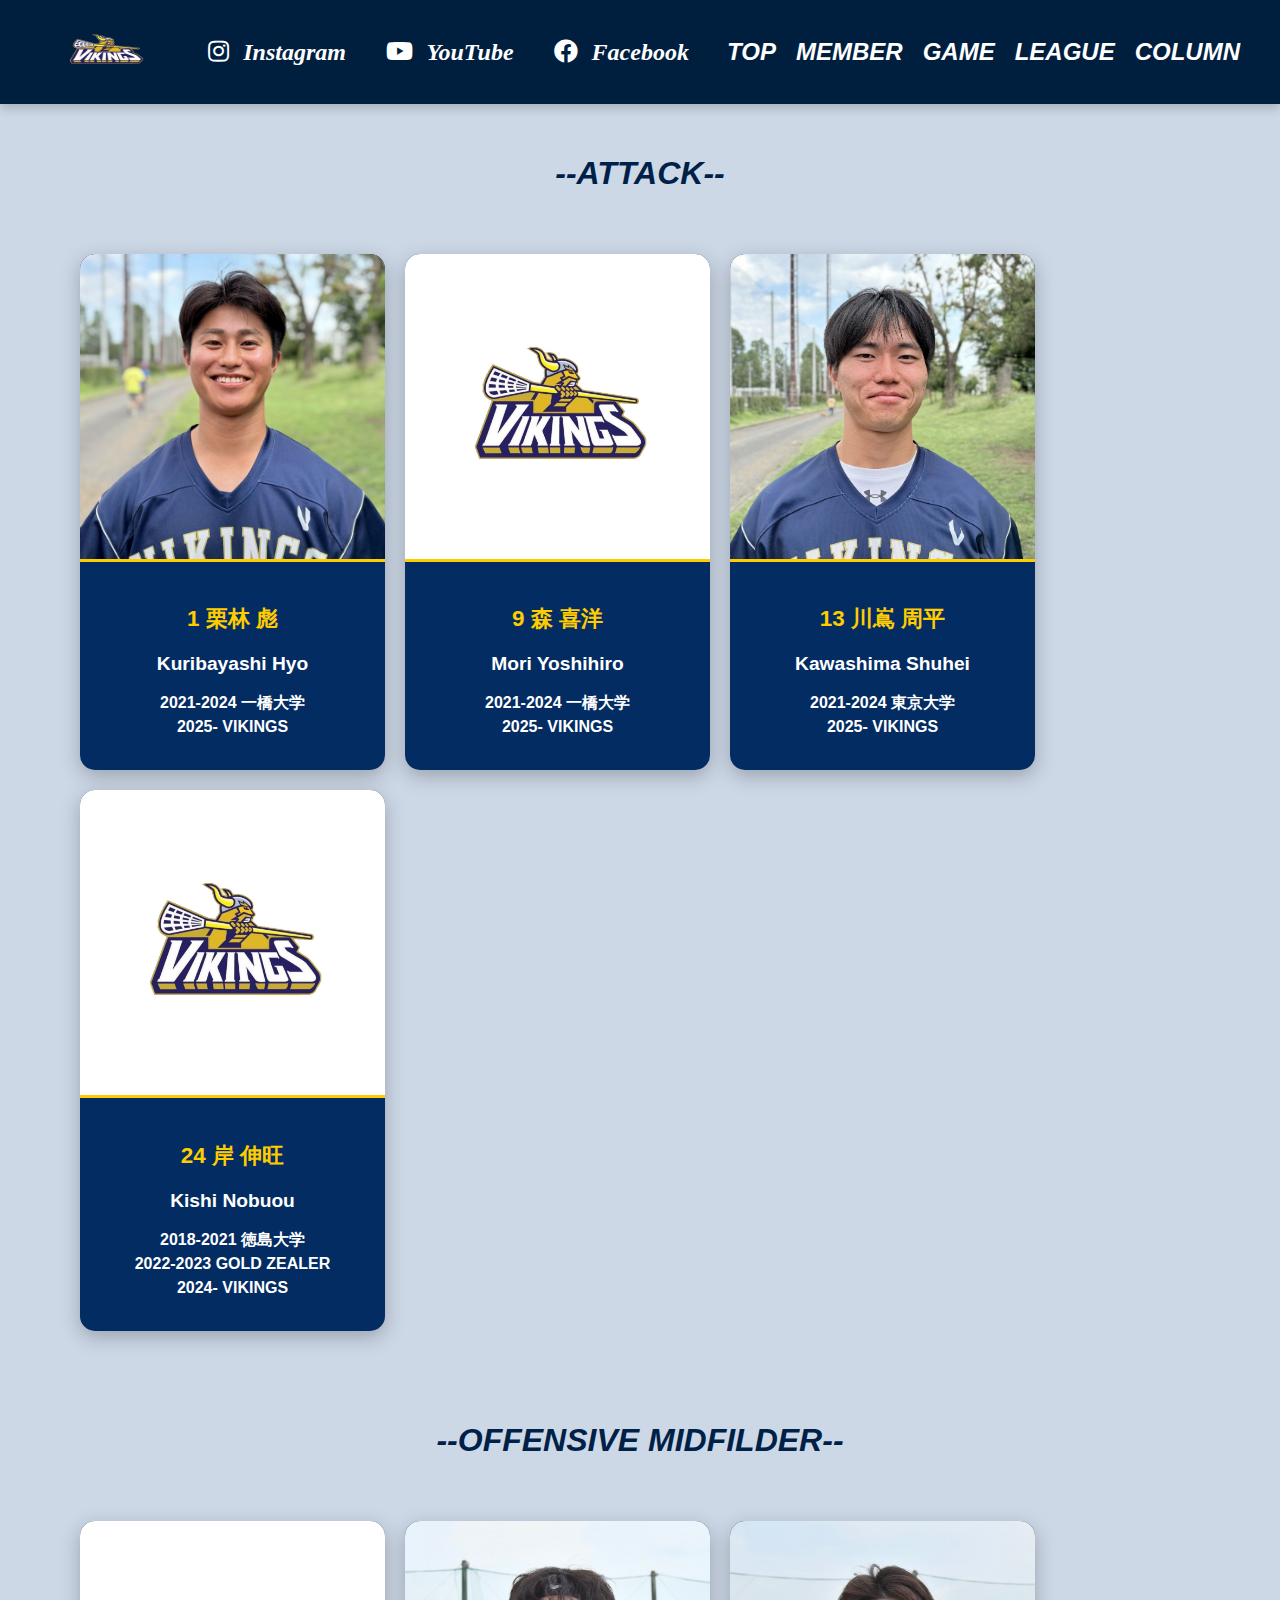
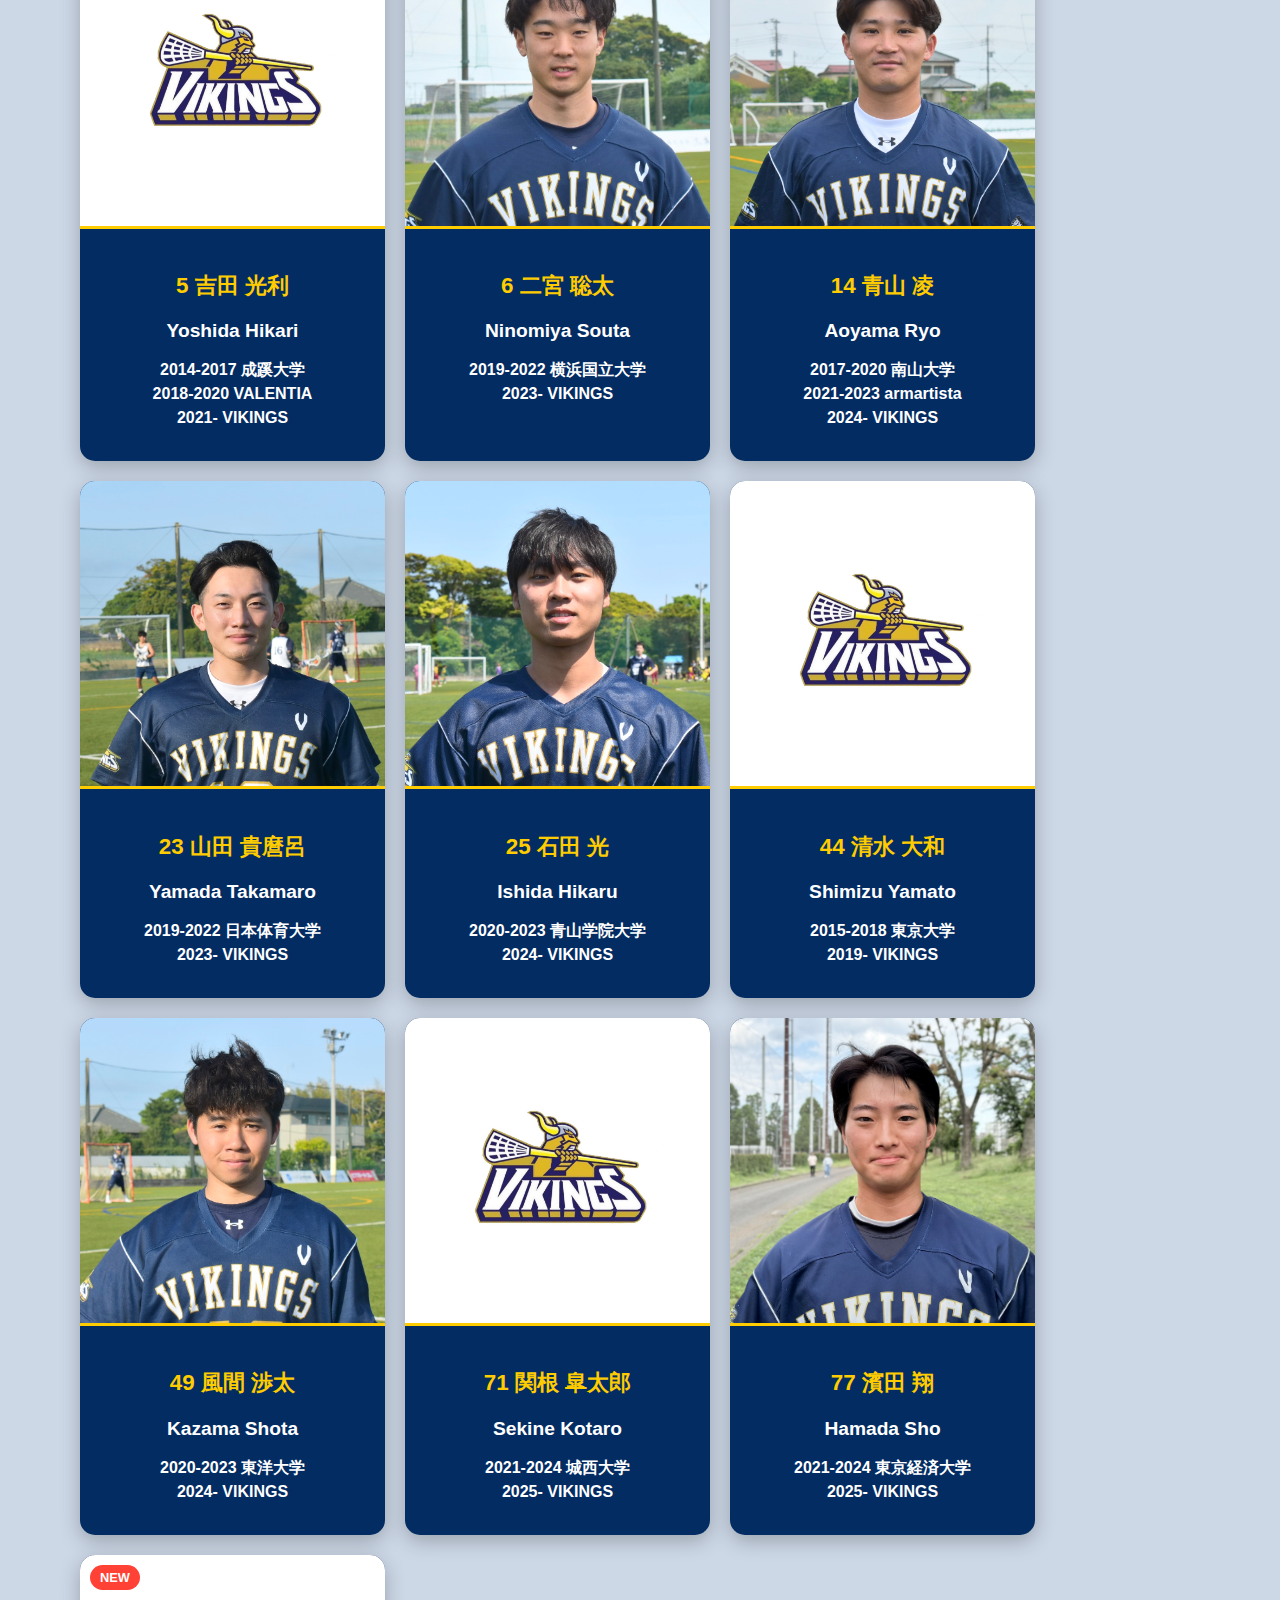
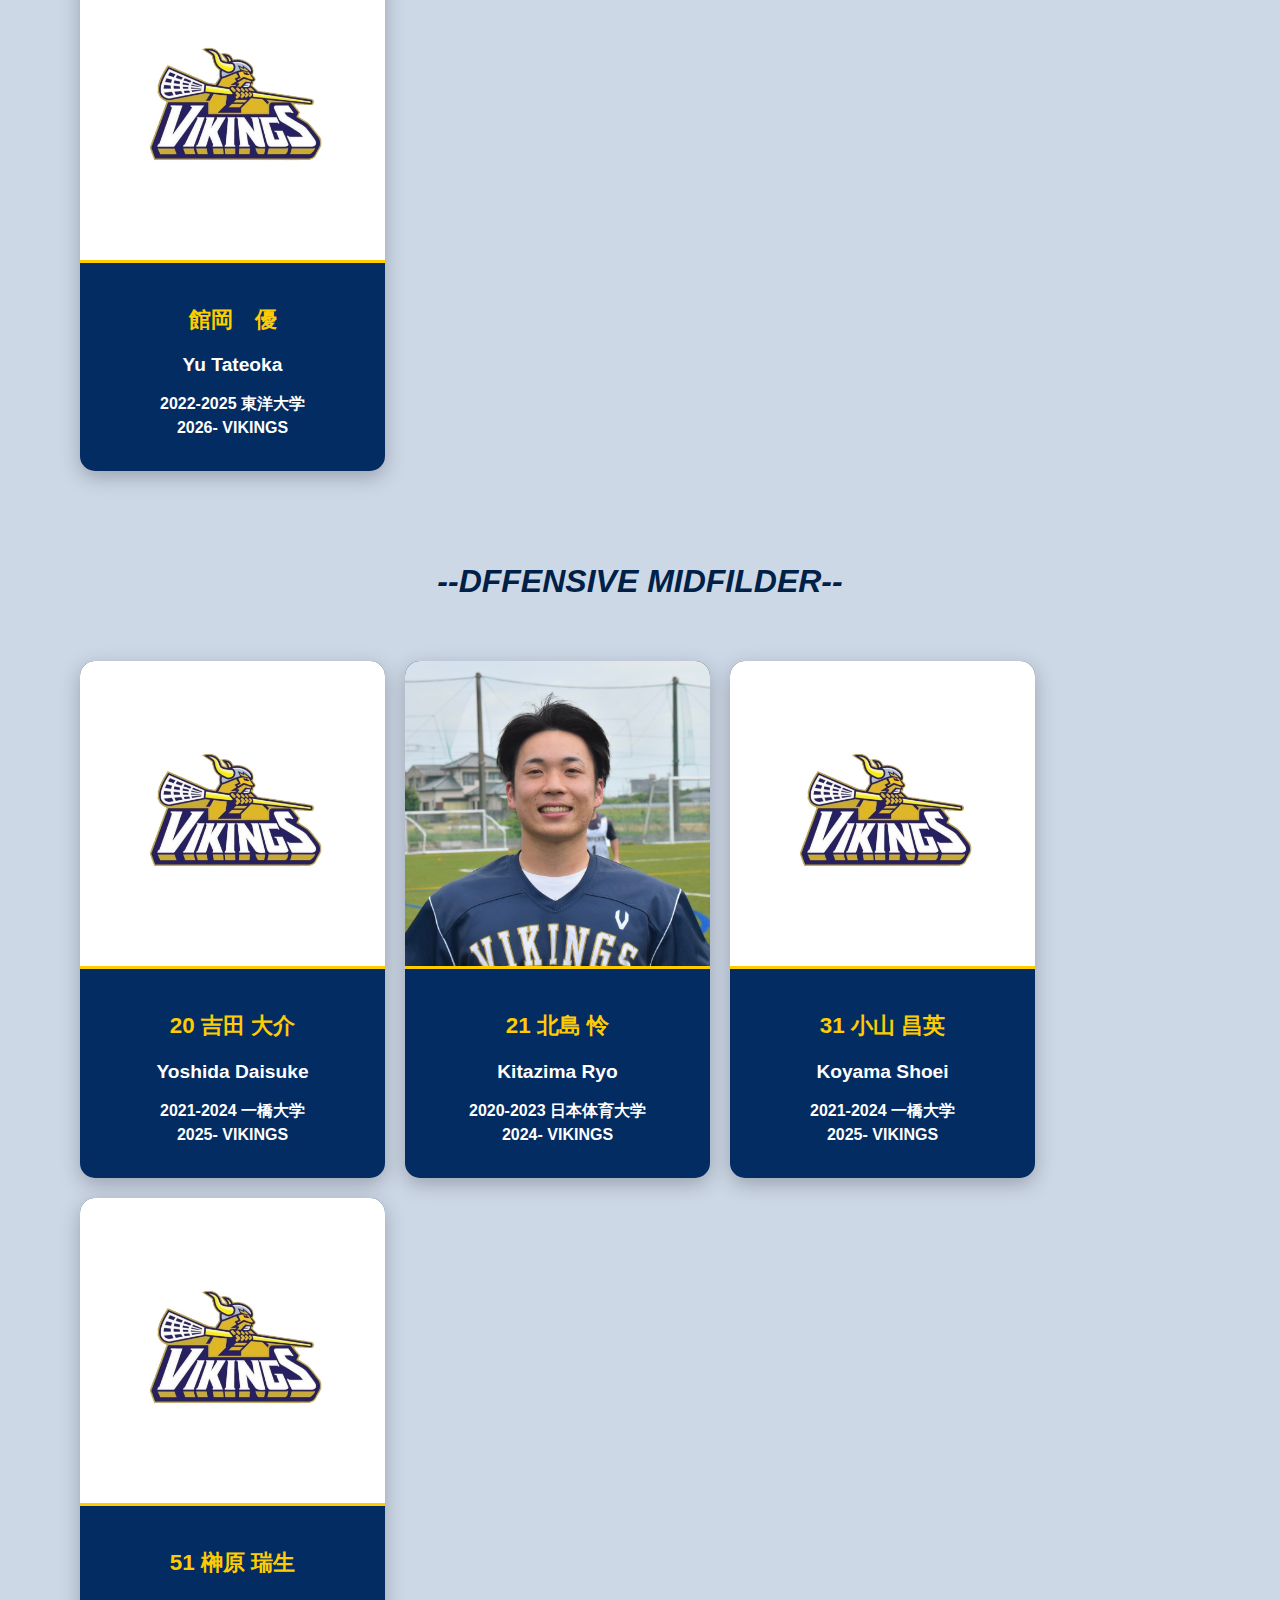
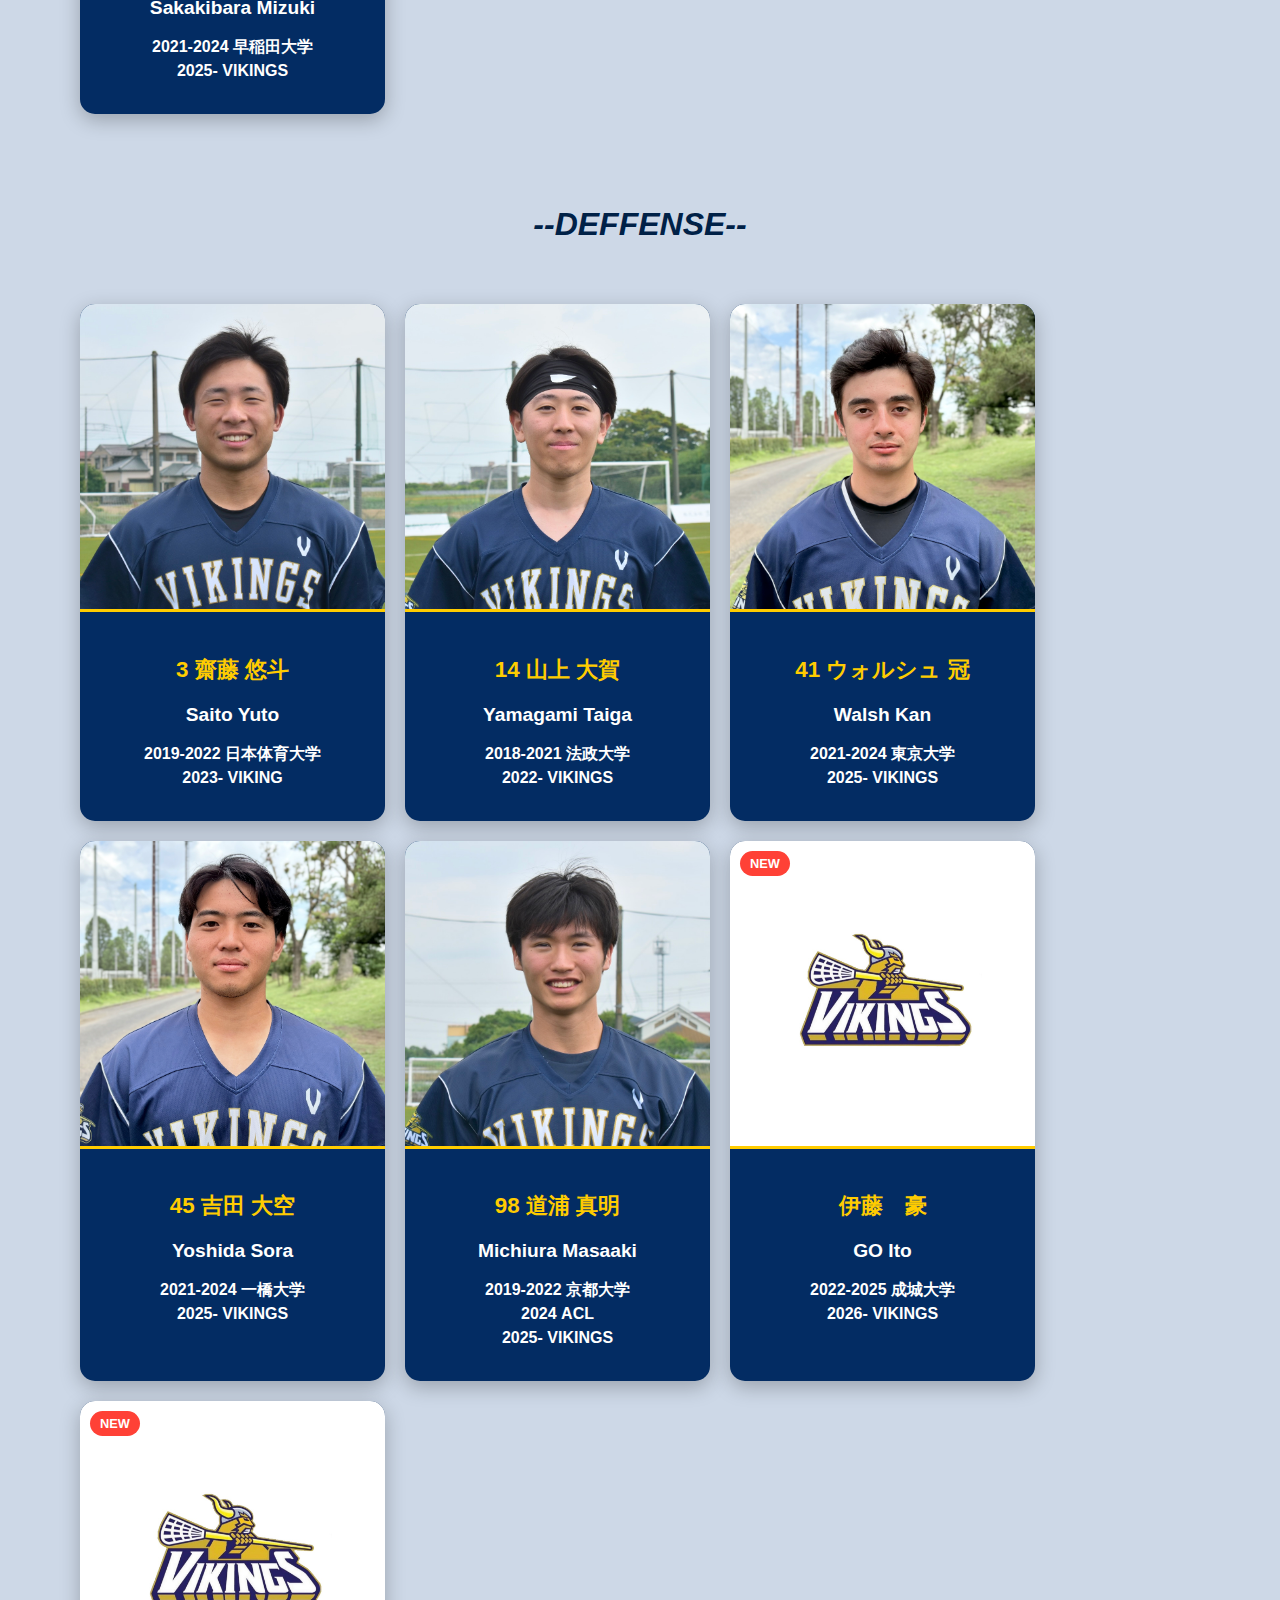
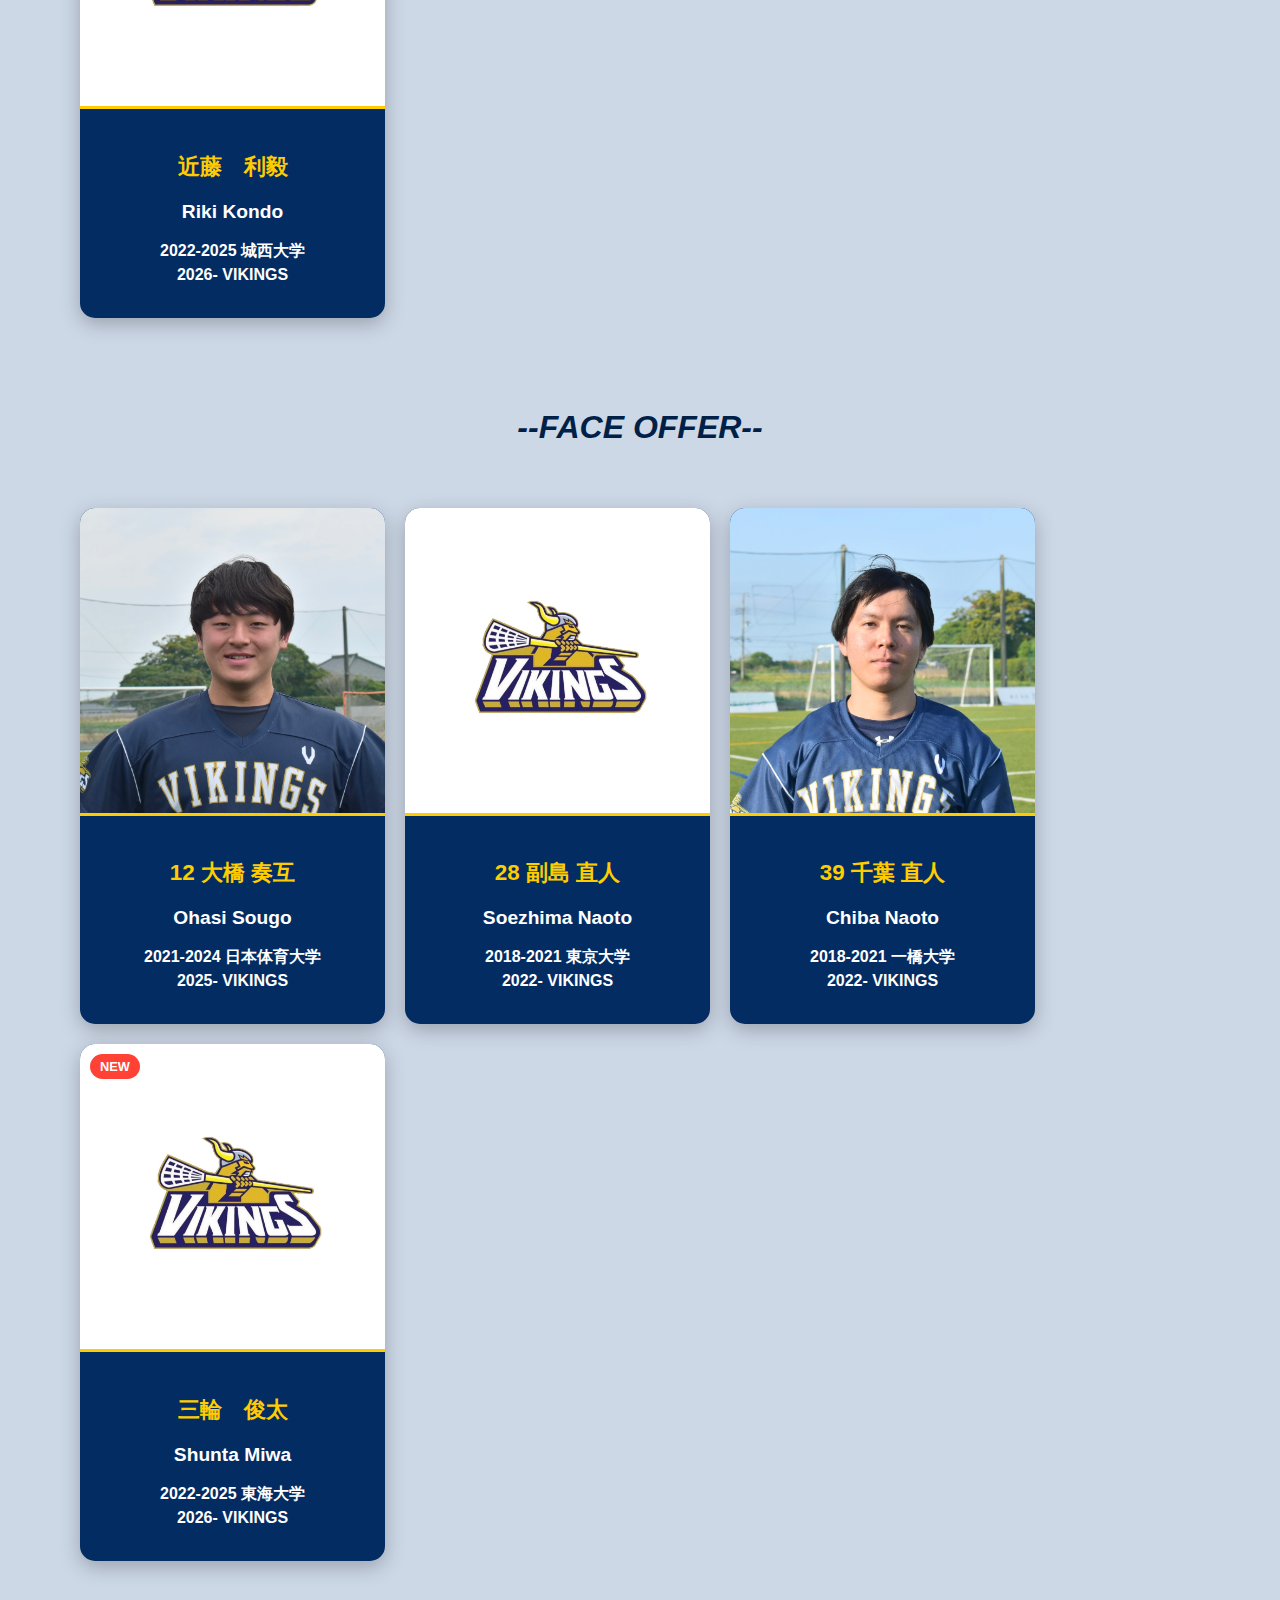
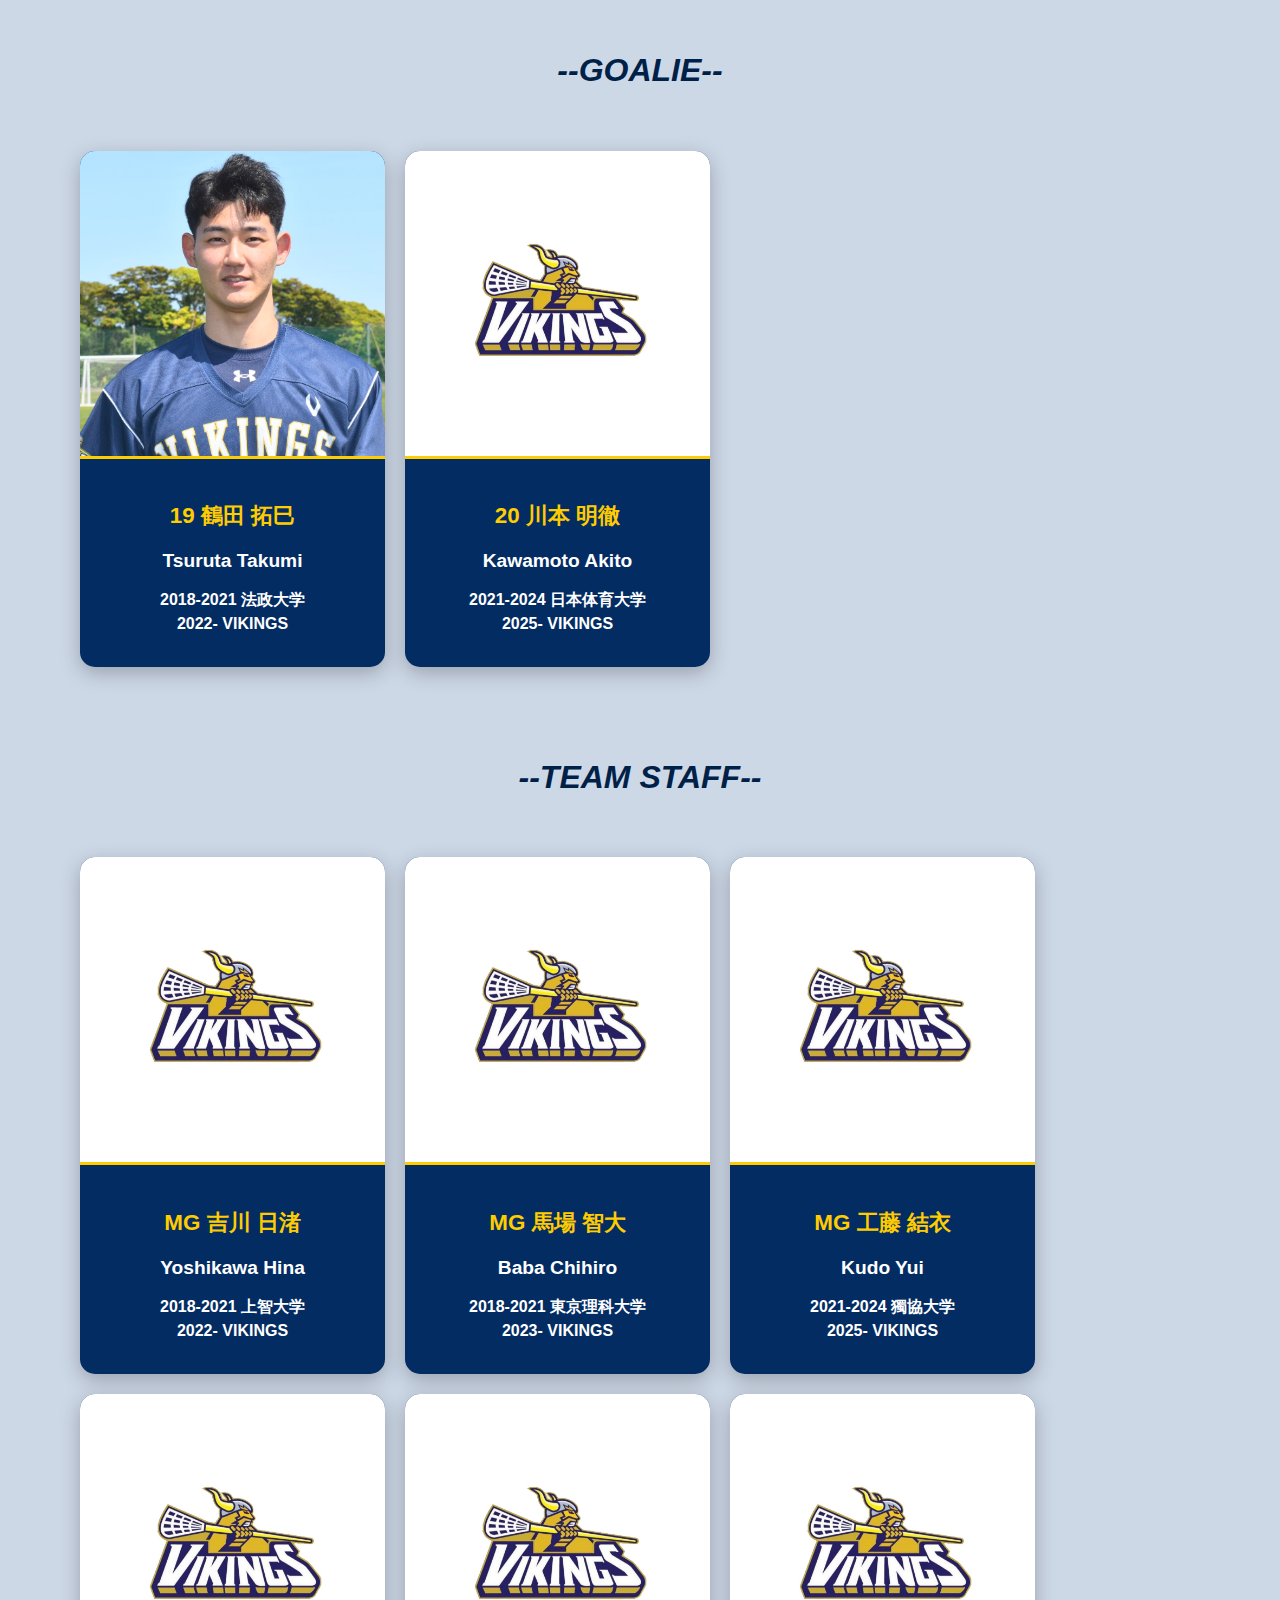
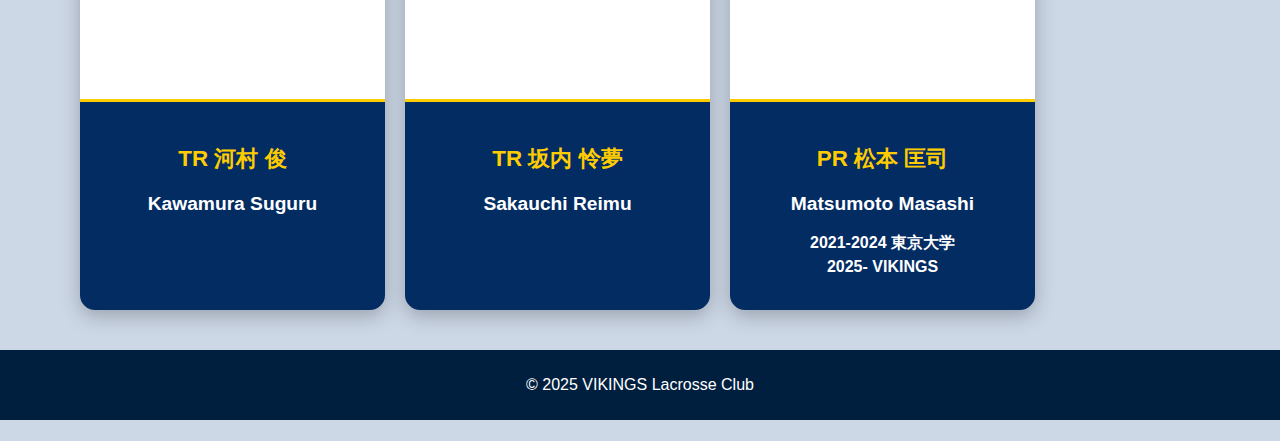
<file: member.html>
<!DOCTYPE html>
<html lang="ja">

<head>
  <meta charset="UTF-8">
  <meta name="viewport" content="width=device-width, initial-scale=1.0">
  <meta name="description" content="VIKINGS Lacrosse Club バイキングスラクロスクラブ公式ホームページにようこそ">
  <meta name="keywords" content="バイキングス,ラクロス,vikings,VIKINGS,クラブ,社会人,Lacrosse, LACROSSE,バイキングス">
  <meta name="author" content="VIKINGS Lacrosse Club">
  <meta property="og:title" content="VIKINGS Lacrosse Club/バイキングスラクロスクラブ">
  <meta property="og:description" content="VIKINGS Lacrosse Clubの公式ホームページ">
  <meta property="og:image" content="images/vikings_logo_black.PNG">
  <meta property="og:url" content="https://vikings-homepage-1.onrender.com/">
  <link rel="stylesheet" href="https://use.fontawesome.com/releases/v5.15.4/css/all.css">


  <title>バイキングスラクロスクラブ VIKINGS Lacrosse Club </title>
  <link rel="stylesheet" href="common.css">
  <link rel="stylesheet" href="member.css">
  <link rel="icon" href="images/vikings_logo_black.PNG" type="image/png">
</head>

<body>
  <!-- ヘッダー -->
  <header>
    <div class="logo">
      <img src="images/vikings_logo_black.PNG" alt="VKINGS Lacrosse Club">
    </div>


    <button class="menu-toggle" onclick="toggleMenu()">☰</button>

    <div class="sns-links">
      <ul>
        <li><a href="https://www.instagram.com/vikings_lacrosse" target="_blank"><i class="fab fa-instagram"></i>
            Instagram</a></li>
        <li><a href="https://www.youtube.com/@VIKINGSLacrosseClub" target="_blank"><i class="fab fa-youtube"></i>
            YouTube</a></li>
        <li><a href="https://www.facebook.com/vikingslax" target="_blank"><i class="fab fa-facebook"></i> Facebook</a>
        </li>
      </ul>
    </div>

    <nav id="main-nav">
      <ul>
        <li><a href="index.html">TOP</a></li>
        <li><a href="member.html">MEMBER</a></li>
        <li><a href="game.html">GAME</a></li>
        <li><a href="league.html">LEAGUE</a></li>
        <li><a href="column.html">COLUMN</a></li>
      </ul>
    </nav>
  </header>





  <h1><em> --ATTACK--</em></h1>

  <div class="member-list">

    <div class="member-card new-member">
      <img src="images/kuribayashi.jpeg" alt="Yosuke Sunakawa">
      <div class="member-info">
        <p class="name">1 栗林 彪</p>
        <p class="position">Kuribayashi Hyo</p>
        <p class="career">2021-2024 一橋大学<br>
          2025- VIKINGS</p>

      </div>
    </div>

    <div class="member-card new-member">
      <img src="images/noimage.PNG" alt="Yosuke Sunakawa">
      <div class="member-info">
        <p class="name">9 森 喜洋</p>
        <p class="position">Mori Yoshihiro</p>
        <p class="career">2021-2024 一橋大学<br>
          2025- VIKINGS</p>

      </div>
    </div>

    <div class="member-card new-member">
      <img src="images/kawashima.jpeg" alt="Yosuke Sunakawa">
      <div class="member-info">
        <p class="name">13 川嶌 周平</p>
        <p class="position">Kawashima Shuhei</p>
        <p class="career">2021-2024 東京大学<br>
          2025- VIKINGS</p>

      </div>
    </div>

    <div class="member-card">
      <img src="images/noimage.PNG" alt="Yosuke Sunakawa">
      <div class="member-info">
        <p class="name">24 岸 伸旺</p>
        <p class="position">Kishi Nobuou</p>
        <p class="career">2018-2021 徳島大学<br>
          2022-2023 GOLD ZEALER<br>2024- VIKINGS</p>
      </div>
    </div>



  </div>

  <h1><em> --OFFENSIVE MIDFILDER--</em></h1>

  <div class="member-list">



    <div class="member-card">
      <img src="images/noimage.PNG" alt="Yosuke Sunakawa">
      <div class="member-info">
        <p class="name">5 吉田 光利</p>
        <p class="position">Yoshida Hikari</p>
        <p class="career">2014-2017 成蹊大学<br>
          2018-2020 VALENTIA<br>
          2021- VIKINGS</p>
      </div>
    </div>

    <div class="member-card">
      <img src="images/souta.JPG" alt="Yosuke Sunakawa">
      <div class="member-info">
        <p class="name">6 二宮 聡太</p>
        <p class="position">Ninomiya Souta</p>
        <p class="career">2019-2022 横浜国立大学<br>
          2023- VIKINGS</p>
      </div>
    </div>

    <div class="member-card">
      <img src="images/aoyama.JPG" alt="Yosuke Sunakawa">
      <div class="member-info">
        <p class="name">14 青山 凌</p>
        <p class="position">Aoyama Ryo</p>
        <p class="career">2017-2020 南山大学<br>
          2021-2023 armartista<br>
          2024- VIKINGS</p>
      </div>
    </div>

    <div class="member-card">
      <img src="images/maro.JPG" alt="Yosuke Sunakawa">
      <div class="member-info">
        <p class="name">23 山田 貴麿呂</p>
        <p class="position">Yamada Takamaro</p>
        <p class="career">2019-2022 日本体育大学<br>
          2023- VIKINGS</p>
      </div>
    </div>

    <div class="member-card">
      <img src="images/hikaru.JPEG" alt="Yosuke Sunakawa">
      <div class="member-info">
        <p class="name">25 石田 光</p>
        <p class="position">Ishida Hikaru</p>
        <p class="career">2020-2023 青山学院大学<br>
          2024- VIKINGS</p>
      </div>
    </div>


    <div class="member-card">
      <img src="images/noimage.PNG" alt="Yosuke Sunakawa">
      <div class="member-info">
        <p class="name">44 清水 大和</p>
        <p class="position">Shimizu Yamato</p>
        <p class="career">2015-2018 東京大学<br>
          2019- VIKINGS</p>
      </div>
    </div>

    <div class="member-card">
      <img src="images/kazama.JPG" alt="Yosuke Sunakawa">
      <div class="member-info">
        <p class="name">49 風間 渉太</p>
        <p class="position">Kazama Shota</p>
        <p class="career">2020-2023 東洋大学<br>
          2024- VIKINGS</p>
      </div>
    </div>

    <div class="member-card new-member">
      <img src="images/noimage.PNG" alt="Yosuke Sunakawa">
      <div class="member-info">
        <p class="name">71 関根 皐太郎</p>
        <p class="position">Sekine Kotaro</p>
        <p class="career">2021-2024 城西大学<br>
          2025- VIKINGS</p>

      </div>
    </div>

    <div class="member-card new-member">
      <img src="images/hamada.jpeg" alt="Yosuke Sunakawa">
      <div class="member-info">
        <p class="name">77 濱田 翔</p>
        <p class="position">Hamada Sho</p>
        <p class="career">2021-2024 東京経済大学<br>
          2025- VIKINGS</p>

      </div>
    </div>

    <div class="member-card new-member">
      <img src="images/noimage.PNG" alt="Yosuke Sunakawa">
      <div class="member-info">
        <p class="name">館岡　優</p>
        <p class="position">Yu Tateoka</p>
        <p class="career">2022-2025 東洋大学<br>
          2026- VIKINGS</p>
        <div class="new-badge">NEW</div>
      </div>
    </div>




  </div>


  <h1><em> --DFFENSIVE MIDFILDER--</em></h1>

  <div class="member-list">


    <div class="member-card new-member">
      <img src="images/noimage.PNG" alt="Yosuke Sunakawa">
      <div class="member-info">
        <p class="name">20 吉田 大介</p>
        <p class="position">Yoshida Daisuke</p>
        <p class="career">2021-2024 一橋大学<br>
          2025- VIKINGS</p>

      </div>
    </div>

    <div class="member-card">
      <img src="images/kitazima.JPG" alt="Yosuke Sunakawa">
      <div class="member-info">
        <p class="name">21 北島 怜</p>
        <p class="position">Kitazima Ryo</p>
        <p class="career">2020-2023 日本体育大学<br>
          2024- VIKINGS</p>
      </div>
    </div>

    <div class="member-card new-member">
      <img src="images/noimage.PNG" alt="Yosuke Sunakawa">
      <div class="member-info">
        <p class="name">31 小山 昌英</p>
        <p class="position">Koyama Shoei</p>
        <p class="career">2021-2024 一橋大学<br>
          2025- VIKINGS</p>

      </div>
    </div>


    <div class="member-card new-member">
      <img src="images/noimage.PNG" alt="Yosuke Sunakawa">
      <div class="member-info">
        <p class="name">51 榊原 瑞生</p>
        <p class="position">Sakakibara Mizuki</p>
        <p class="career">2021-2024 早稲田大学<br>
          2025- VIKINGS</p>

      </div>
    </div>



  </div>





  <h1><em> --DEFFENSE--</em></h1>

  <div class="member-list">

    <div class="member-card">
      <img src="images/yuuto.JPG" alt="Yosuke Sunakawa">
      <div class="member-info">
        <p class="name">3 齋藤 悠斗</p>
        <p class="position">Saito Yuto</p>
        <p class="career">2019-2022 日本体育大学<br>
          2023- VIKING</p>
      </div>
    </div>


    <div class="member-card">
      <img src="images/yamagami.JPG" alt="Yosuke Sunakawa">
      <div class="member-info">
        <p class="name">14 山上 大賀</p>
        <p class="position">Yamagami Taiga</p>
        <p class="career">2018-2021 法政大学<br>
          2022- VIKINGS</p>
      </div>
    </div>


    <div class="member-card new-member">
      <img src="images/walsh.jpeg" alt="Yosuke Sunakawa">
      <div class="member-info">
        <p class="name">41 ウォルシュ 冠</p>
        <p class="position">Walsh Kan</p>
        <p class="career">2021-2024 東京大学<br>
          2025- VIKINGS</p>

      </div>
    </div>


    <div class="member-card new-member">
      <img src="images/sora.jpeg" alt="Yosuke Sunakawa">
      <div class="member-info">
        <p class="name">45 吉田 大空</p>
        <p class="position">Yoshida Sora</p>
        <p class="career">2021-2024 一橋大学<br>
          2025- VIKINGS</p>

      </div>
    </div>

    <div class="member-card new-member">
      <img src="images/kyoro.JPG" alt="Yosuke Sunakawa">
      <div class="member-info">
        <p class="name">98 道浦 真明
        </p>
        <p class="position">Michiura Masaaki</p>
        <p class="career">2019-2022 京都大学<br>
          2024 ACL<br>
          2025- VIKINGS</p>

      </div>
    </div>

    <div class="member-card new-member">
      <img src="images/noimage.PNG" alt="Yosuke Sunakawa">
      <div class="member-info">
        <p class="name"> 伊藤　豪
        </p>
        <p class="position">GO Ito</p>
        <p class="career">2022-2025 成城大学<br>
          2026- VIKINGS</p>
        <div class="new-badge">NEW</div>
      </div>
    </div>

    <div class="member-card new-member">
      <img src="images/noimage.PNG" alt="Yosuke Sunakawa">
      <div class="member-info">
        <p class="name"> 近藤　利毅
        </p>
        <p class="position">Riki Kondo</p>
        <p class="career">2022-2025 城西大学<br>
          2026- VIKINGS</p>
        <div class="new-badge">NEW</div>
      </div>
    </div>




  </div>

  <h1><em> --FACE OFFER--</em></h1>

  <div class="member-list">

    <div class="member-card new-member">
      <img src="images/sougo.JPG" alt="Yosuke Sunakawa">
      <div class="member-info">
        <p class="name">12 大橋 奏互</p>
        <p class="position">Ohasi Sougo</p>
        <p class="career">2021-2024 日本体育大学<br>
          2025- VIKINGS</p>

      </div>
    </div>

    <div class="member-card">
      <img src="images/noimage.PNG" alt="Yosuke Sunakawa">
      <div class="member-info">
        <p class="name">28 副島 直人</p>
        <p class="position">Soezhima Naoto</p>
        <p class="career">2018-2021 東京大学<br>
          2022- VIKINGS</p>
      </div>
    </div>

    <div class="member-card">
      <img src="images/chiba.JPG" alt="Yosuke Sunakawa">
      <div class="member-info">
        <p class="name">39 千葉 直人</p>
        <p class="position">Chiba Naoto</p>
        <p class="career">2018-2021 一橋大学<br>
          2022- VIKINGS</p>
      </div>
    </div>

    <div class="member-card new-member">
      <img src="images/noimage.PNG" alt="Yosuke Sunakawa">
      <div class="member-info">
        <p class="name"> 三輪　俊太
        </p>
        <p class="position">Shunta Miwa</p>
        <p class="career">2022-2025 東海大学<br>
          2026- VIKINGS</p>
        <div class="new-badge">NEW</div>
      </div>
    </div>



  </div>

  <h1><em> --GOALIE--</em></h1>

  <div class="member-list">



    <div class="member-card">
      <img src="images/tsuruta.JPEG" alt="Yosuke Sunakawa">
      <div class="member-info">
        <p class="name">19 鶴田 拓巳</p>
        <p class="position">Tsuruta Takumi</p>
        <p class="career">2018-2021 法政大学<br>
          2022- VIKINGS</p>
      </div>
    </div>


    <div class="member-card new-member">
      <img src="images/noimage.PNG" alt="Yosuke Sunakawa">
      <div class="member-info">
        <p class="name">20 川本 明徹</p>
        <p class="position">Kawamoto Akito</p>
        <p class="career">2021-2024 日本体育大学<br>
          2025- VIKINGS</p>

      </div>
    </div>





  </div>




  <h1><em> --TEAM STAFF--</em></h1>

  <div class="member-list">

    <div class="member-card">
      <img src="images/noimage.PNG" alt="Yosuke Sunakawa">
      <div class="member-info">
        <p class="name">MG 吉川 日渚</p>
        <p class="position">Yoshikawa Hina</p>
        <p class="career">2018-2021 上智大学<br>
          2022- VIKINGS</p>
      </div>
    </div>

    <div class="member-card">
      <img src="images/noimage.PNG" alt="Yosuke Sunakawa">
      <div class="member-info">
        <p class="name">MG 馬場 智大</p>
        <p class="position">Baba Chihiro</p>
        <p class="career">2018-2021 東京理科大学<br>
          2023- VIKINGS</p>
      </div>
    </div>

    <div class="member-card new-member">
      <img src="images/noimage.PNG" alt="Yosuke Sunakawa">
      <div class="member-info">
        <p class="name">MG 工藤 結衣</p>
        <p class="position">Kudo Yui</p>
        <p class="career">2021-2024 獨協大学<br>
          2025- VIKINGS</p>

      </div>
    </div>

    <div class="member-card">
      <img src="images/noimage.PNG" alt="Yosuke Sunakawa">
      <div class="member-info">
        <p class="name">TR 河村 俊</p>
        <p class="position">Kawamura Suguru</p>
        <p class="career">
      </div>
    </div>

    <div class="member-card">
      <img src="images/noimage.PNG" alt="Yosuke Sunakawa">
      <div class="member-info">
        <p class="name">TR 坂内 怜夢</p>
        <p class="position">Sakauchi Reimu</p>
        <p class="career">
      </div>
    </div>


    <div class="member-card new-member">
      <img src="images/noimage.PNG" alt="Yosuke Sunakawa">
      <div class="member-info">
        <p class="name">PR 松本 匡司</p>
        <p class="position">Matsumoto Masashi</p>
        <p class="career">2021-2024 東京大学<br>
          2025- VIKINGS</p>

      </div>
    </div>





  </div>







  <footer>
    <p>&copy; 2025 VIKINGS Lacrosse Club</p>
  </footer>
  　

  <script>
    function toggleMenu() {
      const nav = document.getElementById('main-nav');
      nav.classList.toggle('active');
    }
  </script>


</body>

</html>
</file>
<file: common.css>
/* ベーススタイル */
body {
  font-family: 'Oswald', 'Impact', sans-serif;
  margin: 0;
  padding: 0;
  background-color: #cdd8e7;
}

/* ヘッダー */
header {
  display: flex;
  justify-content: space-between;
  align-items: center;
  background-color: #001f3f;
  color: white;
  padding: 10px 40px;
  box-shadow: 0 4px 10px rgba(0, 0, 0, 0.2);
}

header .logo img {
  width: 130px;
  height: 80px;
}

.sns-links {
  display: flex; /* 横並びに配置 */
  justify-content: center; /* 中央揃え */
  align-items: center; /* 垂直方向の中央揃え */
  gap: 40px; /* 各リンク間のスペース */
  list-style: none; /* liのデフォルトのスタイルを削除 */
  padding: 0; /* パディングを削除 */
  margin: 20px 0; /* 上下に余白を追加 */
}

.sns-links ul {
  font-family: "Impact";
  list-style: none;
  display: flex;
  gap: 40px;
  padding: 0;
  margin: 0;
}

.sns-links a {
  font-family: "Impact";
  color: white;
  text-decoration: none;
  font-size: 1.5rem;
  font-weight: bold;
  font-style: italic;
  transition: color 0.3s;
}

.sns-links a:hover {
  color: #ffcc00; /* ホバー時の色 */
}

.sns-links i {
  margin-right: 8px; /* アイコンとテキストの間にスペースを追加 */
  font-size: 1.5rem; /* アイコンのサイズを調整 */
}

header nav ul {
  list-style: none;
  display: flex;
  gap: 20px;
  padding: 0;
  margin: 0;
}

header nav ul li a {
  color: white;
  text-decoration: none;
  font-size: 1.5rem;
  font-weight: bold;
  font-style: italic;
  transition: color 0.3s;
}

header nav ul li a:hover {
  color: #ffcc00;
}

footer {
  background-color: #001f3f;
  color: white;
  text-align: center;
  padding: 10px 0;
  position: static;
  width: 100%;
  bottom: 0;
}

/* ハンバーガー初期非表示 */
.menu-toggle {
  display: none;
  font-size: 2rem;
  background: none;
  border: none;
  color: white;
  cursor: pointer;
}

@media (max-width: 768px) {

  .mobile-header {
    display: flex;
    align-items: center;
    justify-content: flex-start; /* ← 変更 */
    background-color: #001f3f;
    padding: 10px 0;
    position: relative;
  }

    .menu-toggle {
      display: block;
      position: absolute;
      top: 20px;
      right: 15px;
    }
  
    #main-nav {
      display: none;
      position: absolute;
      top: 60px;
      right: 0px; /* 画面右から少し内側に */
      background-color: #001f3f;
      width: 90px;              /* 必要最小限の幅に */        /* 最小幅を指定（必要に応じて調整） */
      padding: 10px 0;
      border-radius: 10px;
      box-shadow: 0 4px 12px rgba(0, 0, 0, 0.3);
      z-index: 1000;
    }
  
    #main-nav.active {
      display: block;
    }
  
    #main-nav ul {
      flex-direction: column;
      align-items: flex-start;
    }

    #main-nav ul li {
      width: 100%;
    }
  
    #main-nav ul li a {
      display: block;
      padding: 0px 20px;
      font-size: 1rem;
      color: white;
      text-decoration: none;
      font-family: 'Impact', sans-serif;
      white-space: nowrap; /* 折り返さない */
    }
  
    #main-nav ul li a:hover {
      background-color: #ffcc00;
    }

    .logo{
        display: none;
      }
      
    .sns-links a {
          display: flex;
          align-items: center;
        }
      
      
        .sns-links a::after {
          content: "";
          display: none;
        }
      
        /* aタグ内のテキストを非表示にする方法（安全な方法） */
        .sns-links a {
          font-size: 0;
        }
      
        .sns-links a i {
          font-size: 1.5rem; /* アイコンのサイズは維持 */
        }

        footer {
          background-color: #001f3f;
          color: white;
          text-align: center;
          padding: 10px 0;
          position: static;
          width: 100%;
          bottom: 0;
      }
</file>
<file: index.css>
.main-visual {
  position: relative;
  width: 100%;
  overflow: hidden;
}

.main-visual img {
  width: 100%;
  height: 100%;
  object-fit: cover;
}

/* メインコンテンツ */
h1 {
  margin-bottom: 1px;
  font-size: 2rem;
  color: #001f3f;
}

h4 {
  margin-top: 2px;
  font-size: 1.0rem;
  color: #001f3f;
}

.right-column h4 {
  margin-top: 2px;
  font-size: 1.0rem;
  color: #ff6666;
}


ul {
  list-style-type: none;
  padding: 0;
}



/* 情報グリッドの2カラムレイアウト */
.info-grid {
  display: flex;
  justify-content: center;
  gap: 60px;
  flex-wrap: wrap;
  max-width: 1000px;
  margin: 10px auto;
  padding: 0 20px;
}

.left-column,
.right-column {
  flex: 1;
  min-width: 300px;
  display: flex;
  flex-direction: column;
  gap: 20px;
}

/* 共通ボックスデザイン */
.schedule-box,
.standings-box {
  background-color: #032c63;
  color: white;
  padding: 20px;
  border-radius: 12px;
  box-shadow: 0 6px 12px rgba(0, 0, 0, 0.2);
  text-align: center;
}


.schedule-box h2,
.standings-box h2 {
  color: #ffcc00;
  margin-bottom: 10px;
  font-size: 1.5rem;
}


.schedule-list {
  display: flex;
  flex-direction: column;
  gap: 10px;
  padding: 20px;
  background-color: #032c63;
  border-radius: 15px;
  box-shadow: 0 8px 20px rgba(0, 0, 0, 0.3);
  max-width: 700px;
  margin: 0 auto;
}

.schedule-card {
  display: flex;
  align-items: center;
  background-color: #032c63;
  border-radius: 12px;
  padding: 15px 20px;
  color: white;
  box-shadow: 0 4px 12px rgba(0, 0, 0, 0.3);
  transition: transform 0.3s;
}

.schedule-card:hover {
  transform: translateY(-5px);
  background-color: #001f36;
}

.schedule-date {
  display: flex;
  flex-direction: column;
  align-items: center;
  justify-content: center;
  padding-right: 20px;
  border-right: 2px solid #ffcc00;
  margin-right: 20px;
  font-family: "Impact", sans-serif;
}

.schedule-date .day {
  font-size: 2rem;
  font-weight: bold;
  color: #ffcc00;
}

.schedule-date .week {
  font-size: 1rem;
  margin-top: 4px;
  color: #ffffff;
}

.schedule-date .time {
  font-size: 0.9rem;
  margin-top: 2px;
  color: #ffffff;
}

.schedule-info h3 {
  font-size: 1.4rem;
  margin: 0 0 5px;
  color: #ffffff;
}

.schedule-info .place {
  font-size: 0.9rem;
  color: #ffffff;
}

.schedule-info .place i {
  margin-right: 6px;
  color: #ff6666;
}

.schedule-info .ticket  {
  font-size: 0.9rem;
  margin-top:10px;
 
}

.schedule-info .ticket i {
  margin-right: 6px;
  color: #ff6666;
}


.schedule-card-link {
  text-decoration: none;
  color: inherit;
  display: block;
}

.schedule-card-link:hover .schedule-card {
  transform: scale(1.02);
  transition: transform 0.3s ease;
}




.standings-box {
  margin-bottom: 10px;
  color: white;
  padding-left: 10px;
  padding-right:10px;
  padding-bottom: 20px;
  border-radius: 12px;
  box-shadow: 0 6px 12px rgba(0, 0, 0, 0.2);
  text-align: center;
  overflow-x: auto;

}

.standings-box h2 {
  color: #ffcc00;
  margin-bottom: 5px;
  font-size: 1.4rem;
  line-height: 1.5;
}

.standings-table {
  width: 100%;
  border-collapse: collapse;
  margin: 0 auto;
  padding-bottom:15px;
}

.standings-table th {
  background-color: #004488;
  color: white;
  font-weight: bold;
  padding: 10px;
  font-size: 1rem;
}

.standings-table td {
  padding: 15px 10px; 
  font-size: 0.95rem;
  color: #ffffff;
  border-top: 1px solid #ccc;
  background-color: #063b73;
}

.standings-table tr:nth-child(even) td {
  background-color: #0b4d91;
}

/* 強調（自チームなど） */
.standings-table .highlight td {
 
  color: #ffcc00;
  font-weight: bold;
}

.info-grid ul {
  list-style: none;
  padding: 0;
}

.info-grid ul li {
  margin-bottom: 10px;
  font-size: 1rem;
}

.info-grid ul li a {
  color: white;
  text-decoration: none;
}

.info-grid ul li a:hover {
  text-decoration: underline;
}

.schedule-box p,
.standings-box p {
  color: #ffffff;
  font-size: 1rem;
  margin: 4px 0;
}

.schedule-info .ticket a {
  display: inline-block;
  margin-top: 2px;
  color: #ffcc00;
  text-decoration: none;
  font-weight: bold;
}

.schedule-info .ticket a:hover {
  text-decoration: underline;
}

.schedule-info .ticket i {
  margin-right: 2px;
}
</file>
<file: column.css>
/* コラムページ固有のスタイル */
.page-header {
  background-color: #001f3f;
  /* VIKINGS Navy */
  color: #fff;
  text-align: center;
  padding: 60px 20px;
  margin-top: 80px;
  /* ヘッダーの高さ分 */
  border-bottom: 5px solid #ffcc00;
  /* VIKINGS Yellow accent */
}

.page-header h1 {
  font-size: 2.5rem;
  margin-bottom: 10px;
  letter-spacing: 2px;
}

.column-container {
  max-width: 1000px;
  margin: 40px auto;
  padding: 0 20px;
}

.column-grid {
  display: grid;
  grid-template-columns: repeat(auto-fill, minmax(300px, 1fr));
  gap: 30px;
}

.column-card {
  background: #fff;
  border-radius: 8px;
  box-shadow: 0 4px 6px rgba(0, 0, 0, 0.1);
  overflow: hidden;
  transition: transform 0.3s ease;
  display: flex;
  flex-direction: column;
}

.column-card:hover {
  transform: translateY(-5px);
}

.column-img {
  width: 100%;
  height: 200px;
  background-color: #eee;
  display: flex;
  align-items: center;
  justify-content: center;
  color: #999;
}

.column-img img {
  width: 100%;
  height: 100%;
  object-fit: cover;
}

.column-content {
  padding: 20px;
  display: flex;
  flex-direction: column;
  flex-grow: 1;
}

.column-date {
  font-size: 0.85rem;
  color: #777;
  display: block;
  margin-bottom: 10px;
}

.column-title {
  font-size: 1.25rem;
  margin-bottom: 10px;
  line-height: 1.4;
  color: #001f3f;
  /* headings in Navy */
  font-weight: bold;
}

.column-excerpt {
  font-size: 0.95rem;
  color: #555;
  margin-bottom: 15px;
  line-height: 1.5;
  flex-grow: 1;
}

.read-more {
  display: inline-block;
  color: #df2121;
  /* VIKINGS red */
  text-decoration: none;
  font-weight: bold;
  font-size: 0.9rem;
  align-self: flex-start;
}

.read-more:hover {
  text-decoration: underline;
}

/* レスポンシブ対応 - スマートフォン用 */
@media (max-width: 768px) {
  .page-header {
    margin-top: 0;
    padding: 40px 15px;
  }

  .page-header h1 {
    font-size: 2rem;
  }

  .column-container {
    margin: 20px auto;
  }

  .column-grid {
    grid-template-columns: 1fr;
    /* 1列に */
    gap: 20px;
  }

  .column-img {
    height: 180px;
  }
}
</file>
<file: member.css>
/* ベーススタイル */
body {
  font-family: 'Oswald', 'Impact', sans-serif;
  margin: 0;
  padding: 0;
  background-color: #cdd8e7;
}

/* ヘッダー */
header {
  display: flex;
  justify-content: space-between;
  align-items: center;
  background-color: #001f3f;
  color: white;
  padding: 10px 40px;
  box-shadow: 0 4px 10px rgba(0, 0, 0, 0.2);
}

header .logo img {
  width: 130px;
  height: 80px;
}

.sns-links {
  display: flex; /* 横並びに配置 */
  justify-content: center; /* 中央揃え */
  align-items: center; /* 垂直方向の中央揃え */
  gap: 40px; /* 各リンク間のスペース */
  list-style: none; /* liのデフォルトのスタイルを削除 */
  padding: 0; /* パディングを削除 */
  margin: 20px 0; /* 上下に余白を追加 */
}

.sns-links ul {
  font-family: "Impact";
  list-style: none;
  display: flex;
  gap: 40px;
  padding: 0;
  margin: 0;
}

.sns-links a {
  font-family: "Impact";
  color: white;
  text-decoration: none;
  font-size: 1.5rem;
  font-weight: bold;
  font-style: italic;
  transition: color 0.3s;
}

.sns-links a:hover {
  color: #ffcc00; /* ホバー時の色 */
}

.sns-links i {
  margin-right: 8px; /* アイコンとテキストの間にスペースを追加 */
  font-size: 1.5rem; /* アイコンのサイズを調整 */
}

header nav ul {
  list-style: none;
  display: flex;
  gap: 20px;
  padding: 0;
  margin: 0;
}

header nav ul li a {
  color: white;
  text-decoration: none;
  font-size: 1.5rem;
  font-weight: bold;
  font-style: italic;
  transition: color 0.3s;
}

header nav ul li a:hover {
  color: #ffcc00;
}

h1 {
  text-align: center;
  padding-top: 30px;
  font-style: italic;
  color: #002147;
}

.member-list {
  display: flex;
  flex-wrap: wrap;
  gap: 20px;
  padding: 40px 80px;
  justify-content: flex-start;
}

.member-card {
  background-color: #032c63;
  border-radius: 15px;
  box-shadow: 0 6px 20px rgba(0, 0, 0, 0.25);
  overflow: hidden;
  transition: transform 0.3s;
  color: white;
  width: 305px;
  flex: 0 0 auto;
  position: relative; 
}

.member-card:hover {
  transform: translateY(-5px);
}

.member-card img {
  width: 100%;
  height: auto;
  border-bottom: 3px solid #ffcc00;
}

.member-info {
  padding: 15px;
  text-align: center;
  font-family: "Noto Sans JP", sans-serif;
  font-weight: bold;
}

.name {
  font-size: 1.4rem;
  font-weight: bold;
  color: #ffcc00;
  margin-bottom: 5px;
}

.position {
  font-size: 1.2rem;
  color: #ffff;
  margin-bottom: 5px;
}

.career {
  font-size: 1rem;
  color: #ffff;
  line-height: 1.5;
}

.member-card .new-badge {
  position: absolute;
  top: 10px;
  left: 10px;
  background-color: #ff4136;
  color: white;
  font-weight: bold;
  padding: 5px 10px;
  border-radius: 20px;
  font-size: 0.8rem;
  z-index: 1;
}

/* レスポンシブ対応 */
@media screen and (max-width: 768px) {
  .member-list {
    justify-content: center;
    padding: 20px;
  }

  header nav ul {
    flex-direction: column;
    gap: 15px;
  }

  .member-card {
    margin-bottom: 20px;
  }

  .member-info {
    padding: 10px;
    font-weight: bold;
  }

  .name {
    font-size: 1.2rem;
  }
}

footer {
  background-color: #001f3f;
  color: white;
  text-align: center;
  padding: 10px 0;
  position: static;
  width: 100%;
  bottom: 0;
}
</file>
